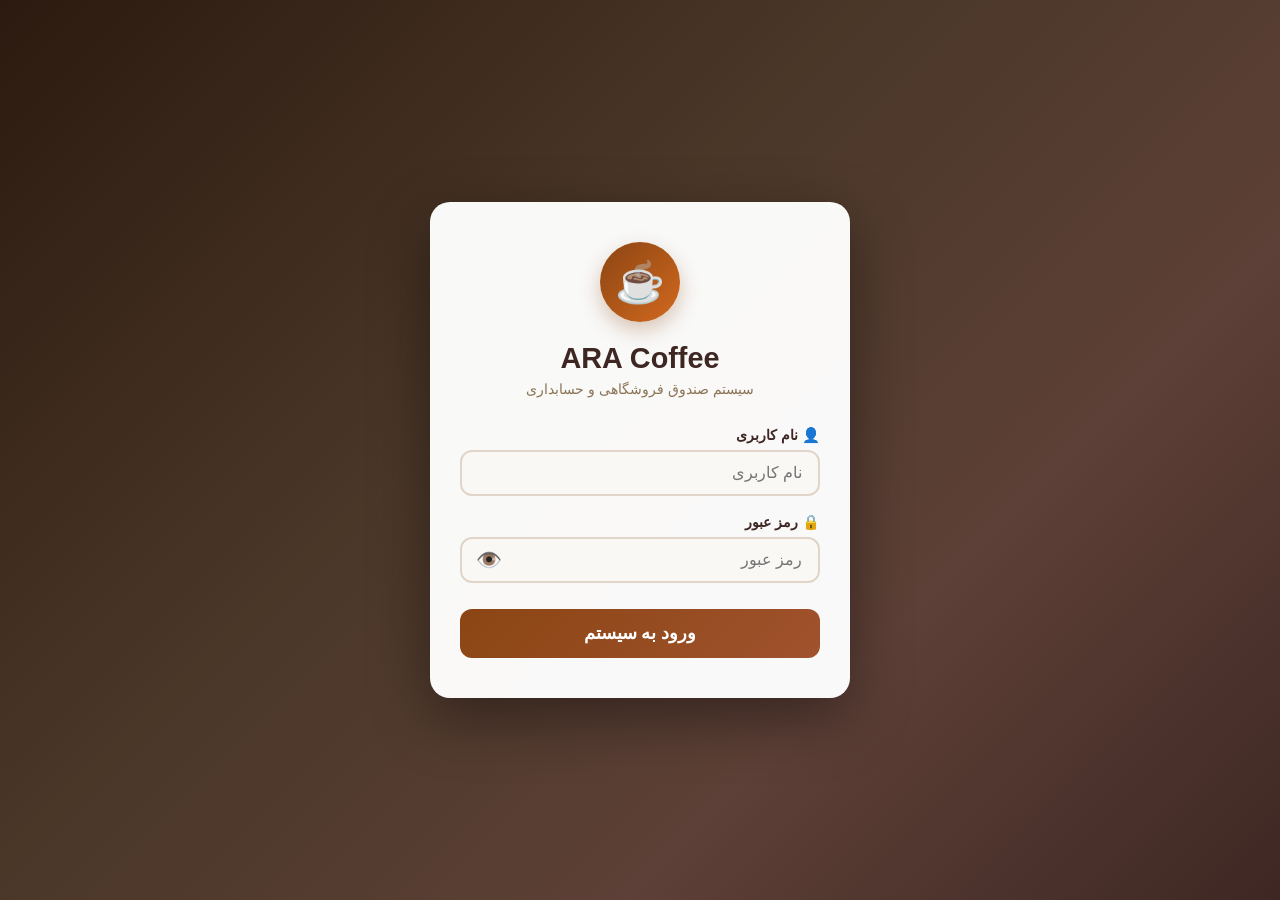
<file: index.html>
<!DOCTYPE html>
<html lang="fa" dir="rtl">
<head>
    <meta charset="UTF-8">
    <meta name="viewport" content="width=device-width, initial-scale=1.0, maximum-scale=1.0, user-scalable=no">
    <meta name="theme-color" content="#8B4513">
    <meta name="description" content="سیستم صندوق فروشگاهی ARA Coffee - مدیریت فروش، محصولات و حسابداری کافه">
    <meta name="keywords" content="کافه, قهوه, صندوق فروشگاهی, POS, حسابداری, مدیریت کافه, ARA Coffee">
    <meta name="author" content="ARA Coffee">
    <meta name="robots" content="noindex, nofollow">
    <title>ARA Coffee ☕ - صندوق فروش</title>
    <link rel="icon" type="image/x-icon" href="./assets/images/favicon.ico">
    <link rel="shortcut icon" type="image/x-icon" href="./assets/images/favicon.ico">
    <link rel="apple-touch-icon" href="./assets/images/icon-192x192.png">
    <link rel="stylesheet" href="./css/style.css">
    <link rel="stylesheet" href="./css/pos.css">
</head>
<body data-page="pos">
    <div class="side-nav-overlay" id="side-nav-overlay"></div>
    <div class="app-container">
        <header class="app-header" role="banner">
            <div class="header-left">
                <button class="icon-btn" id="menu-toggle" aria-label="منوی کناری" title="منو">
                    <svg width="24" height="24" viewBox="0 0 24 24" fill="none" stroke="currentColor" stroke-width="2" aria-hidden="true"><path d="M3 12h18"/><path d="M3 6h18"/><path d="M3 18h18"/></svg>
                </button>
                <div class="logo-section">
                    <img src="./assets/images/logo-placeholder.png" alt="لوگوی ARA Coffee" class="logo-img" width="40" height="40" onerror="this.style.display='none'">
                    <h1 class="cafe-name">ARA Coffee</h1>
                </div>
            </div>
            <div class="header-center">
                <div class="search-box">
                    <svg class="search-icon" width="20" height="20" viewBox="0 0 24 24" fill="none" stroke="currentColor" stroke-width="2" aria-hidden="true"><circle cx="11" cy="11" r="8"/><path d="M21 21l-4.35-4.35"/></svg>
                    <input type="text" id="pos-search" placeholder="جستجوی سریع محصول (F2)..." autocomplete="off" aria-label="جستجوی محصول">
                </div>
            </div>
            <div class="header-right">
                <button class="theme-toggle" id="theme-toggle" title="تغییر حالت روشن/تاریک" type="button" aria-label="تغییر تم"><span class="theme-icon">🌙</span></button>
                <span class="date-time" id="current-datetime" aria-live="polite"></span>
                <div class="user-section"><span class="user-name" id="current-user-display">کاربر</span><div class="user-avatar" id="user-avatar" aria-label="آواتار کاربر">A</div></div>
            </div>
        </header>
        <main class="pos-main" role="main">
            <section class="products-section" aria-label="بخش محصولات">
                <div class="category-tabs-container"><div class="category-tabs" id="category-tabs" role="tablist"></div></div>
                <div class="products-grid" id="product-grid" role="list"></div>
            </section>
            <aside class="cart-section" aria-label="سبد خرید">
                <div class="cart-header"><h2>🛒 سبد خرید</h2><button class="text-btn" id="clear-cart-btn">🗑️ خالی کردن</button></div>
                <div class="cart-items" id="cart-items"><p class="empty-cart">سبد خرید خالی است</p></div>
                <div class="cart-footer">
                    <div class="cart-summary">
                        <div class="summary-row"><span>💰 جمع اقلام:</span><span id="subtotal-amount">۰ تومان</span></div>
                        <div class="summary-row" style="color:#e74c3c"><span>🏷️ تخفیف:</span><span id="discount-amount">۰ تومان</span></div>
                        <div class="summary-row"><span>🧾 مالیات:</span><span id="tax-amount">۰ تومان</span></div>
                        <div class="summary-row total-row"><span>💳 مبلغ قابل پرداخت:</span><span id="total-amount">۰ تومان</span></div>
                    </div>
                    <div class="discount-section">
                        <p class="discount-title">🏷️ اعمال تخفیف</p>
                        <div class="discount-row"><input type="number" id="discount-percent" placeholder="%" min="0" max="100" aria-label="درصد تخفیف"><span>درصد</span><button class="btn-sm btn-discount" id="apply-discount-percent">اعمال</button></div>
                        <div class="discount-row"><input type="number" id="discount-amount-input" placeholder="تومان" min="0" aria-label="مبلغ تخفیف"><span>مبلغ</span><button class="btn-sm btn-discount" id="apply-discount-amount">اعمال</button></div>
                        <button class="btn-sm btn-remove-discount" id="remove-discount">✕ حذف تخفیف</button>
                    </div>
                    <div class="payment-methods">
                        <label class="radio-label"><input type="radio" name="payment-method" value="Cash" checked><span>💵 نقدی</span></label>
                        <label class="radio-label"><input type="radio" name="payment-method" value="Card"><span>💳 کارت</span></label>
                    </div>
                    <button class="btn-primary btn-block" id="checkout-btn">💳 پرداخت و ثبت سفارش (F8)</button>
                </div>
            </aside>
        </main>
        <nav class="side-nav" id="side-nav" aria-label="منوی اصلی">
            <div class="nav-header">
                <img src="./assets/images/logo-placeholder.png" alt="ARA Coffee" class="nav-logo" width="80" height="80" onerror="this.style.display='none'">
                <h3>ARA Coffee ☕</h3>
                <p class="nav-subtitle">سیستم مدیریت کافه</p>
            </div>
            <ul class="nav-links">
    <li><a href="./index.html" class="nav-link active"><span>🛒</span> صندوق فروش</a></li>
    <li class="admin-only"><a href="./orders.html" class="nav-link"><span>📋</span> تاریخچه سفارشات</a></li>
    <li class="admin-only"><a href="./admin.html" class="nav-link"><span>⚙️</span> مدیریت محصولات</a></li>
    <li class="admin-only"><a href="./reports.html" class="nav-link"><span>📊</span> گزارشات</a></li>
    <li class="admin-only"><a href="./settings.html" class="nav-link"><span>🔧</span> تنظیمات</a></li>
    <li><a href="./menu.html" class="nav-link" target="_blank"><span>🍽️</span> منوی کافه</a></li>
            </ul>
            <div class="nav-footer"><p class="version">نسخه 1.0.0</p><button class="btn-logout" id="logout-btn">🚪 خروج</button></div>
        </nav>
    </div>
    <div class="toast-container" id="toast-container" aria-live="polite"></div>
    <script src="./js/github-db.js"></script>
    <script src="./js/models.js"></script>
    <script src="./js/auth.js"></script>
    <script src="./js/ui.js"></script>
    <script src="./js/cart.js"></script>
    <script src="./js/motivational-quotes.js"></script>
    <script src="./js/print.js"></script>
    <script src="./js/app.js"></script>
</body>
</html>
</file>
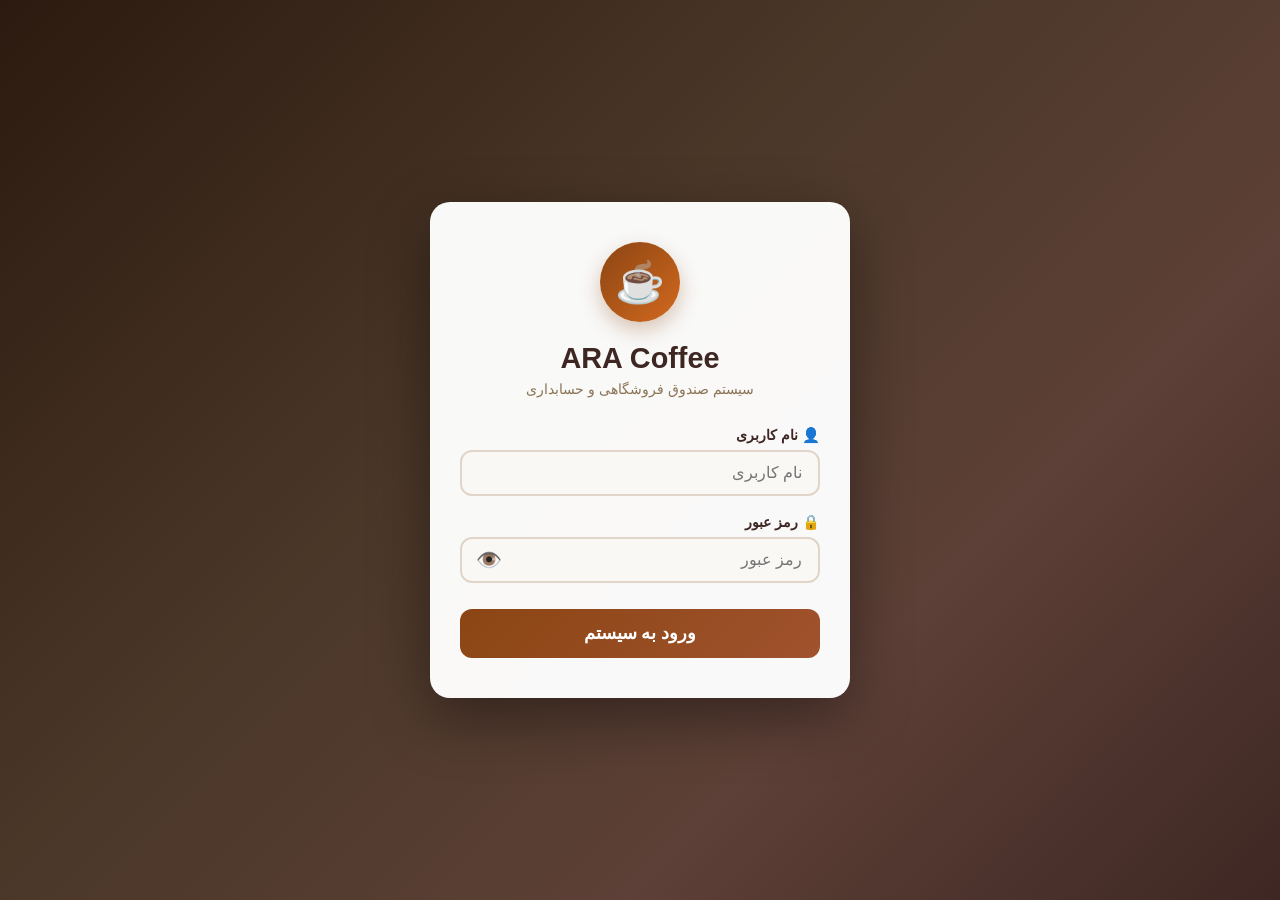
<file: admin.html>
<!DOCTYPE html>
<html lang="fa" dir="rtl">
<head>
    <meta charset="UTF-8">
    <meta name="viewport" content="width=device-width, initial-scale=1.0, maximum-scale=1.0, user-scalable=no">
    <meta name="theme-color" content="#8B4513">
    <meta name="description" content="مدیریت محصولات و دسته‌بندی‌های ARA Coffee">
    <meta name="robots" content="noindex, nofollow">
    <title>ARA Coffee ☕ - مدیریت محصولات</title>
    <link rel="icon" type="image/x-icon" href="./assets/images/favicon.ico">
    <link rel="shortcut icon" type="image/x-icon" href="./assets/images/favicon.ico">
    <link rel="apple-touch-icon" href="./assets/images/icon-192x192.png">
    <link rel="stylesheet" href="./css/style.css">
    <link rel="stylesheet" href="./css/admin.css">
</head>
<body data-page="admin">
    <div class="side-nav-overlay" id="side-nav-overlay"></div>
    <div class="app-container">
        <header class="app-header" role="banner">
            <div class="header-left">
                <button class="icon-btn" id="menu-toggle" aria-label="منوی کناری" title="منو"><svg width="24" height="24" viewBox="0 0 24 24" fill="none" stroke="currentColor" stroke-width="2" aria-hidden="true"><path d="M3 12h18"/><path d="M3 6h18"/><path d="M3 18h18"/></svg></button>
                <div class="logo-section"><img src="./assets/images/logo-placeholder.png" alt="ARA Coffee" class="logo-img" width="40" height="40" onerror="this.style.display='none'"><h1 class="cafe-name">ARA Coffee</h1></div>
            </div>
            <div class="header-center"><span style="font-weight:600;font-size:1.1rem">⚙️ مدیریت محصولات</span></div>
            <div class="header-right">
                <button class="theme-toggle" id="theme-toggle" title="تغییر تم" type="button" aria-label="تغییر تم"><span class="theme-icon">🌙</span></button>
                <div class="user-section"><span class="user-name" id="current-user-display">کاربر</span><div class="user-avatar" id="user-avatar" aria-label="آواتار کاربر">A</div></div>
            </div>
        </header>
        <main class="admin-main">
            <div class="admin-tabs" role="tablist">
                <button class="tab-btn active" data-tab="products" role="tab">📦 محصولات</button>
                <button class="tab-btn" data-tab="categories" role="tab">📂 دسته‌بندی‌ها</button>
                <button class="tab-btn" data-tab="users" role="tab">👤 کاربران</button>
            </div>
            <div class="tab-content active" id="tab-products" role="tabpanel">
                <div class="tab-header"><button class="btn-primary" id="add-product-btn">➕ افزودن محصول جدید</button><input type="text" id="product-search" class="search-input" placeholder="🔍 جستجوی محصول..." aria-label="جستجوی محصول"></div>
                <div class="products-grid-admin" id="products-list"></div>
            </div>
            <div class="tab-content" id="tab-categories" role="tabpanel">
                <div class="tab-header"><button class="btn-primary" id="add-category-btn">➕ افزودن دسته‌بندی</button></div>
                <div class="categories-grid" id="categories-list"></div>
            </div>
            <div class="tab-content" id="tab-users" role="tabpanel">
                <div class="tab-header"><button class="btn-primary" id="add-user-btn">➕ افزودن کاربر</button></div>
                <div class="users-grid" id="users-list"></div>
            </div>
        </main>
        <nav class="side-nav" id="side-nav" aria-label="منوی اصلی">
            <div class="nav-header"><img src="./assets/images/logo-placeholder.png" alt="ARA Coffee" class="nav-logo" width="80" height="80" onerror="this.style.display='none'"><h3>ARA Coffee ☕</h3><p class="nav-subtitle">سیستم مدیریت کافه</p></div>
            <ul class="nav-links">
    <li><a href="./index.html" class="nav-link"><span>🛒</span> صندوق فروش</a></li>
    <li class="admin-only"><a href="./orders.html" class="nav-link"><span>📋</span> تاریخچه سفارشات</a></li>
    <li class="admin-only"><a href="./admin.html" class="nav-link active"><span>⚙️</span> مدیریت محصولات</a></li>
    <li class="admin-only"><a href="./reports.html" class="nav-link"><span>📊</span> گزارشات</a></li>
    <li class="admin-only"><a href="./settings.html" class="nav-link"><span>🔧</span> تنظیمات</a></li>
    <li><a href="./menu.html" class="nav-link" target="_blank"><span>🍽️</span> منوی کافه</a></li>
            </ul>
            <div class="nav-footer"><p class="version">نسخه 1.0.0</p><button class="btn-logout" id="logout-btn">🚪 خروج</button></div>
        </nav>
    </div>
    <div class="modal-overlay" id="product-modal">
        <div class="modal-box">
            <button class="modal-close" id="modal-close" aria-label="بستن">✕</button>
            <h2 class="modal-title" id="modal-title">افزودن محصول جدید</h2>
            <form id="product-form" autocomplete="off">
                <input type="hidden" id="product-id">
                <div class="form-row"><label for="product-name">📝 نام محصول *</label><input type="text" id="product-name" class="form-input" required></div>
                <div class="form-row"><label for="product-category">📂 دسته‌بندی *</label><select id="product-category" class="form-input" required><option value="">انتخاب کنید...</option></select></div>
                <div class="form-row"><label for="product-price">💰 قیمت (تومان) *</label><input type="number" id="product-price" class="form-input" min="0" required></div>
                <div class="form-row"><label for="product-description">📋 توضیحات</label><textarea id="product-description" class="form-input" rows="3"></textarea></div>
                <div class="form-row"><label for="product-image">🖼️ تصویر</label><input type="file" id="product-image" class="form-input" accept="image/*"><img id="image-preview" class="image-preview" alt="پیش‌نمایش"></div>
                <div class="form-row"><label class="checkbox-label"><input type="checkbox" id="product-active" checked><span>✅ محصول فعال باشد</span></label></div>
                <button type="submit" class="btn-primary btn-block">💾 ذخیره محصول</button>
            </form>
        </div>
    </div>
    <div class="modal-overlay" id="user-modal">
        <div class="modal-box">
            <button class="modal-close" id="user-modal-close" aria-label="بستن">✕</button>
            <h2 class="modal-title" id="user-modal-title">افزودن کاربر جدید</h2>
            <form id="user-form" autocomplete="off">
                <input type="hidden" id="user-id">
                <div class="form-row"><label for="user-username">👤 نام کاربری *</label><input type="text" id="user-username" class="form-input" required></div>
                <div class="form-row"><label for="user-password">🔒 رمز عبور *</label><input type="password" id="user-password" class="form-input" minlength="4" required></div>
                <div class="form-row"><label for="user-role">🎯 نقش کاربر</label><select id="user-role" class="form-input"><option value="cashier">صندوق‌دار</option><option value="admin">مدیر</option></select></div>
                <button type="submit" class="btn-primary btn-block">💾 ذخیره کاربر</button>
            </form>
        </div>
    </div>
    <div class="toast-container" id="toast-container" aria-live="polite"></div>
    <script src="./js/github-db.js"></script>
    <script src="./js/models.js"></script>
    <script src="./js/auth.js"></script>
    <script src="./js/ui.js"></script>
    <script src="./js/products.js"></script>
    <script src="./js/app.js"></script>
</body>
</html>
</file>
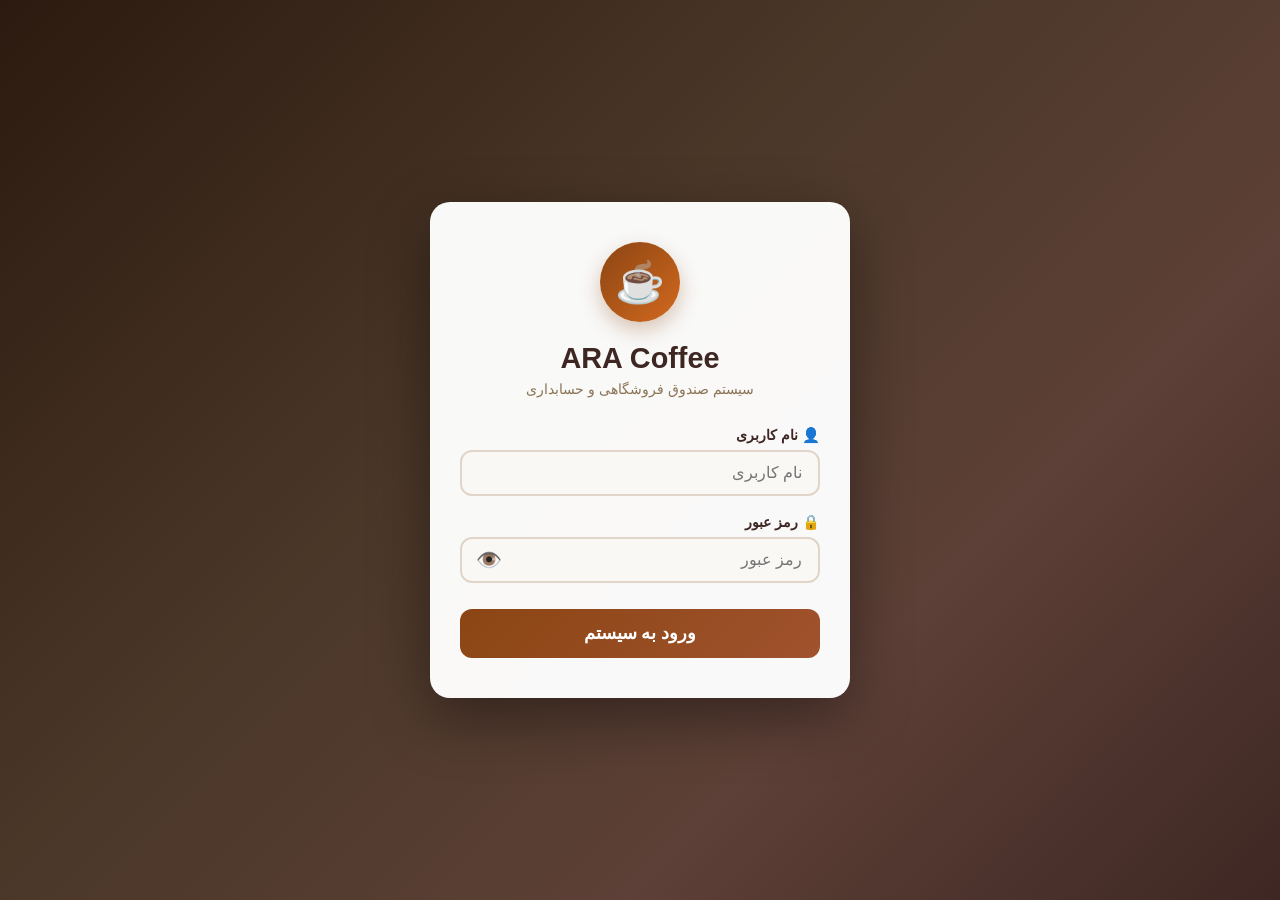
<file: login.html>
<!DOCTYPE html>
<html lang="fa" dir="rtl">
<head>
    <meta charset="UTF-8">
    <meta name="viewport" content="width=device-width, initial-scale=1.0">
    <meta name="theme-color" content="#8B4513">
    <meta name="description" content="ورود به سیستم مدیریت ARA Coffee">
    <meta name="robots" content="noindex, nofollow">
    <title>ARA Coffee ☕ - ورود</title>
    
    <link rel="icon" type="image/x-icon" href="./assets/images/favicon.ico">
    <link rel="shortcut icon" type="image/x-icon" href="./assets/images/favicon.ico">
    <link rel="apple-touch-icon" href="./assets/images/icon-192x192.png">
    
    <style>
        * { margin: 0; padding: 0; box-sizing: border-box; }
        
        body {
            font-family: 'Segoe UI', 'Inter', Tahoma, sans-serif;
            min-height: 100vh;
            display: flex;
            align-items: center;
            justify-content: center;
            background: linear-gradient(135deg, #2c1a10 0%, #4a3728 40%, #5D4037 70%, #3E2723 100%);
            padding: 20px;
            direction: rtl;
        }

        .login-wrapper { width: 100%; max-width: 420px; }

        .login-card {
            background: rgba(255, 255, 255, 0.97);
            border-radius: 20px;
            padding: 40px 30px;
            box-shadow: 0 20px 60px rgba(0, 0, 0, 0.4);
            text-align: center;
        }

        .login-logo {
            width: 80px; height: 80px;
            background: linear-gradient(135deg, #8B4513, #D2691E);
            border-radius: 50%; margin: 0 auto 20px;
            display: flex; align-items: center; justify-content: center;
            font-size: 2.5rem; color: #fff;
            box-shadow: 0 8px 20px rgba(139, 69, 19, 0.3);
        }

        .login-title { font-size: 1.8rem; font-weight: 700; color: #3E2723; margin-bottom: 6px; }
        .login-subtitle { color: #8B7355; font-size: 0.9rem; margin-bottom: 30px; }

        .form-group { margin-bottom: 18px; text-align: right; }
        .form-group label { display: block; margin-bottom: 6px; color: #3E2723; font-weight: 600; font-size: 0.9rem; }

        .form-input {
            width: 100%; padding: 12px 16px;
            border: 2px solid #e0d5c8; border-radius: 12px;
            font-size: 1rem; font-family: inherit;
            transition: all 0.3s ease; background: #faf8f5;
            color: #3E2723; outline: none;
        }

        .form-input:focus {
            border-color: #8B4513; background: #fff;
            box-shadow: 0 0 0 4px rgba(139, 69, 19, 0.1);
        }

        /* ==================== PASSWORD FIELD WITH EYE ==================== */
        .password-wrapper {
            position: relative;
            display: flex;
            align-items: center;
        }

        .password-wrapper .form-input {
            padding-left: 50px;
        }

        .toggle-password {
            position: absolute;
            left: 4px;
            top: 50%;
            transform: translateY(-50%);
            background: none;
            border: none;
            cursor: pointer;
            font-size: 1.3rem;
            padding: 8px 12px;
            color: #8B7355;
            transition: all 0.2s ease;
            display: flex;
            align-items: center;
            justify-content: center;
            border-radius: 8px;
            z-index: 2;
        }

        .toggle-password:hover {
            color: #8B4513;
            background: rgba(139, 69, 19, 0.05);
        }

        .toggle-password:active {
            transform: translateY(-50%) scale(0.9);
        }

        .btn-login {
            width: 100%; padding: 14px;
            background: linear-gradient(135deg, #8B4513, #A0522D);
            color: #fff; border: none; border-radius: 12px;
            font-size: 1.1rem; font-weight: 700; cursor: pointer;
            font-family: inherit; transition: all 0.3s ease; margin-top: 8px;
        }

        .btn-login:hover {
            background: linear-gradient(135deg, #6B3410, #8B4513);
            transform: translateY(-2px);
            box-shadow: 0 8px 25px rgba(139, 69, 19, 0.4);
        }

        .btn-login:disabled { opacity: 0.7; cursor: not-allowed; transform: none; }

        .login-error {
            color: #e74c3c; font-size: 0.85rem; margin-top: 12px;
            display: none; text-align: center; padding: 8px;
            background: rgba(231, 76, 60, 0.08); border-radius: 8px;
        }

        @keyframes shake {
            0%,100%{transform:translateX(0)} 20%{transform:translateX(-8px)} 
            40%{transform:translateX(8px)} 60%{transform:translateX(-6px)} 
            80%{transform:translateX(6px)}
        }

        @media (max-width: 480px) {
            .login-card { padding: 30px 20px; border-radius: 16px; }
            .login-logo { width: 60px; height: 60px; font-size: 2rem; }
            .login-title { font-size: 1.5rem; }
            .form-input { padding: 10px 14px; }
            .password-wrapper .form-input { padding-left: 45px; }
            .btn-login { padding: 12px; font-size: 1rem; }
        }
    </style>
</head>
<body data-page="login">

    <div class="login-wrapper">
        <div class="login-card">
            <div class="login-logo" aria-hidden="true">☕</div>
            <h1 class="login-title">ARA Coffee</h1>
            <p class="login-subtitle">سیستم صندوق فروشگاهی و حسابداری</p>
            
            <form id="login-form" autocomplete="off">
                <!-- نام کاربری -->
                <div class="form-group">
                    <label for="username">👤 نام کاربری</label>
                    <input type="text" id="username" class="form-input" 
                           placeholder="نام کاربری" required autocomplete="off" dir="rtl">
                </div>
                
                <!-- رمز عبور با دکمه چشم -->
                <div class="form-group">
                    <label for="password">🔒 رمز عبور</label>
                    <div class="password-wrapper">
                        <input type="password" id="password" class="form-input" 
                               placeholder="رمز عبور" required autocomplete="off" dir="rtl">
                        <button type="button" class="toggle-password" id="toggle-password" 
                                aria-label="نمایش رمز عبور" title="نمایش رمز عبور">
                            👁️
                        </button>
                    </div>
                </div>
                
                <button type="submit" class="btn-login">ورود به سیستم</button>
                
                <p class="login-error" id="login-error"></p>
            </form>
        </div>
    </div>

    <div class="toast-container" id="toast-container" aria-live="polite"></div>

    <!-- ==================== SCRIPTS ==================== -->
    <script>
        // ==================== TOGGLE PASSWORD VISIBILITY ====================
        (function() {
            const toggleBtn = document.getElementById('toggle-password');
            const passwordInput = document.getElementById('password');
            
            if (toggleBtn && passwordInput) {
                toggleBtn.addEventListener('click', function() {
                    // تغییر نوع input
                    const type = passwordInput.getAttribute('type') === 'password' ? 'text' : 'password';
                    passwordInput.setAttribute('type', type);
                    
                    // تغییر آیکون
                    if (type === 'text') {
                        toggleBtn.innerHTML = '🙈';
                        toggleBtn.title = 'مخفی کردن رمز عبور';
                    } else {
                        toggleBtn.innerHTML = '👁️';
                        toggleBtn.title = 'نمایش رمز عبور';
                    }
                });
                
                // جلوگیری از submit فرم با کلیک روی دکمه
                toggleBtn.addEventListener('mousedown', function(e) {
                    e.preventDefault();
                });
            }
        })();
    </script>
    
    <script src="./js/github-db.js"></script>
    <script src="./js/auth.js"></script>
    <script src="./js/ui.js"></script>
    <script src="./js/app.js"></script>
</body>
</html>
</file>
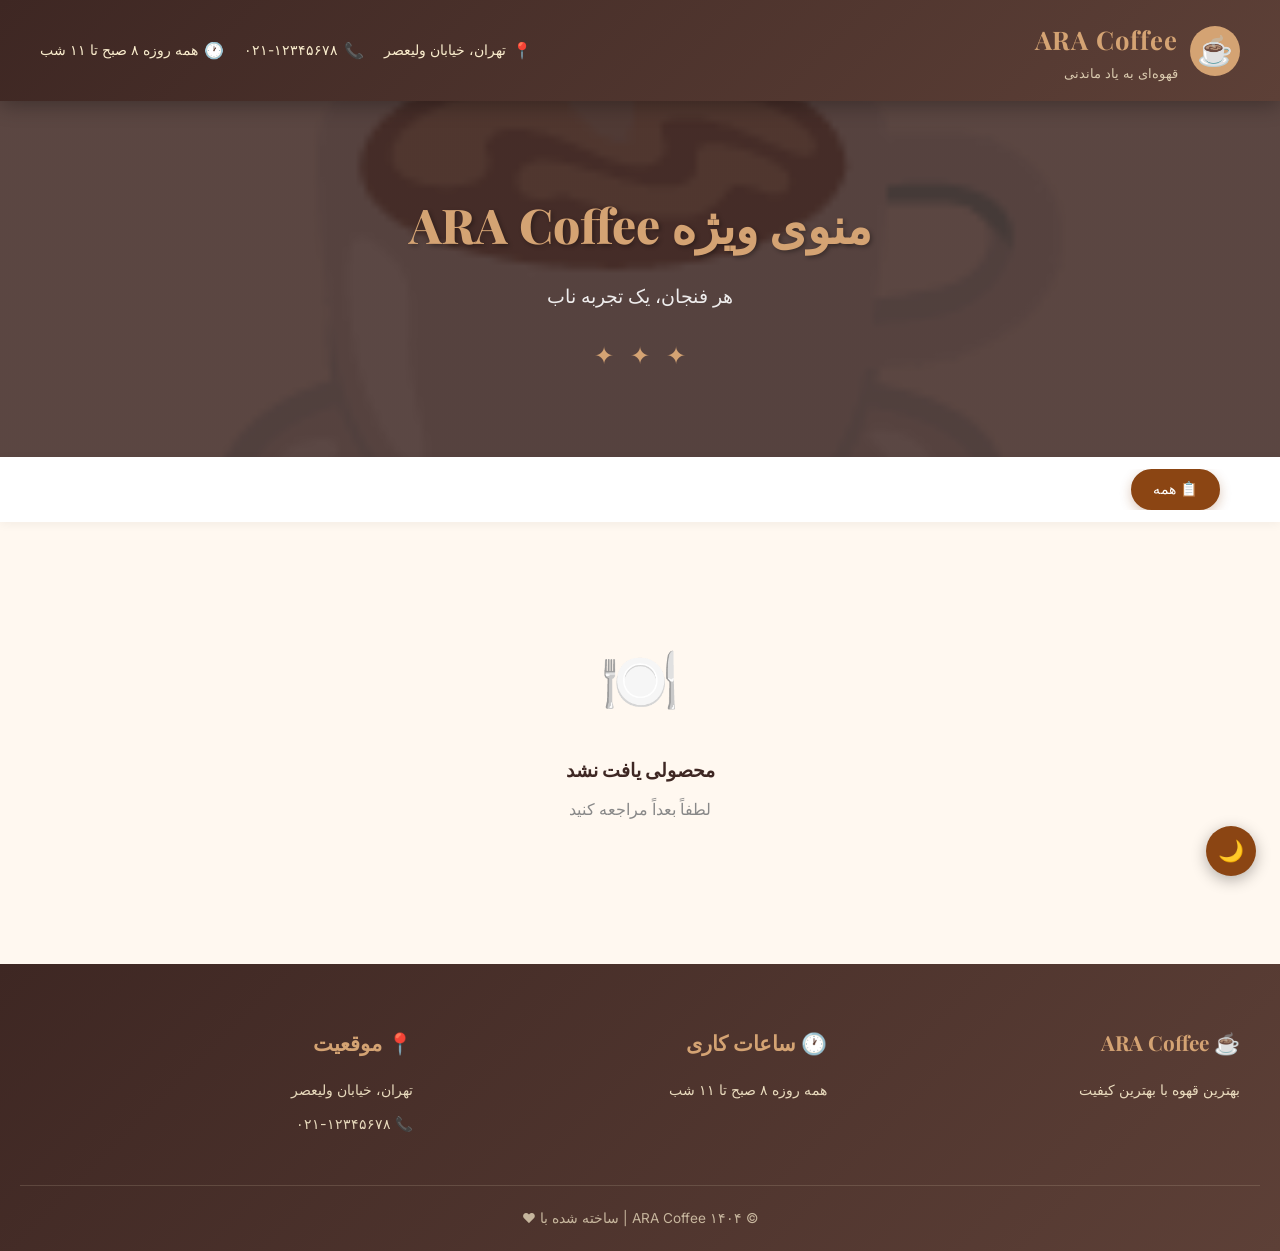
<file: menu.html>
<!DOCTYPE html>
<html lang="fa" dir="rtl">
<head>
    <meta charset="UTF-8">
    <meta name="viewport" content="width=device-width, initial-scale=1.0">
    <meta name="theme-color" content="#8B4513">
    <meta name="description" content="منوی کافه ARA Coffee - انواع نوشیدنی‌های گرم، سرد و چای">
    <meta name="keywords" content="منوی کافه, قهوه, اسپرسو, لاته, کاپوچینو, چای, ARA Coffee">
    <title>🍽️ منوی ARA Coffee</title>
    <link rel="icon" type="image/x-icon" href="./assets/images/favicon.ico">
    <link rel="shortcut icon" type="image/x-icon" href="./assets/images/favicon.ico">
    <link rel="apple-touch-icon" href="./assets/images/icon-192x192.png">
    <link rel="stylesheet" href="./css/style.css">
    <link rel="stylesheet" href="./css/menu.css">
</head>
<body data-page="menu">
    <header class="menu-header">
        <div class="menu-header-content">
            <div class="menu-logo-section"><div class="menu-logo" aria-hidden="true">☕</div><div><h1 class="menu-title">ARA Coffee</h1><p class="menu-subtitle">قهوه‌ای به یاد ماندنی</p></div></div>
            <div class="menu-header-info">
                <div class="menu-info-item"><span class="info-icon">📍</span><span id="menu-address">تهران، خیابان ولیعصر</span></div>
                <div class="menu-info-item"><span class="info-icon">📞</span><span id="menu-phone">۰۲۱-۱۲۳۴۵۶۷۸</span></div>
                <div class="menu-info-item"><span class="info-icon">🕐</span><span>همه روزه ۸ صبح تا ۱۱ شب</span></div>
            </div>
        </div>
        <button class="menu-theme-toggle" id="menu-theme-toggle" title="تغییر تم" type="button" aria-label="تغییر تم"><span class="theme-icon">🌙</span></button>
    </header>
    <section class="menu-hero">
        <div class="menu-hero-content"><h2 class="hero-title">منوی ویژه ARA Coffee</h2><p class="hero-text">هر فنجان، یک تجربه ناب</p><div class="hero-divider"><span>✦</span><span>✦</span><span>✦</span></div></div>
    </section>
    <section class="menu-categories"><div class="categories-scroll" id="menu-categories"></div></section>
    <section class="menu-products-section"><div class="menu-products-grid" id="menu-products"></div></section>
    <footer class="menu-footer">
        <div class="footer-content">
            <div class="footer-section"><h3>☕ ARA Coffee</h3><p>بهترین قهوه با بهترین کیفیت</p></div>
            <div class="footer-section"><h3>🕐 ساعات کاری</h3><p>همه روزه ۸ صبح تا ۱۱ شب</p></div>
            <div class="footer-section"><h3>📍 موقعیت</h3><p id="footer-address">تهران، خیابان ولیعصر</p><p id="footer-phone">📞 ۰۲۱-۱۲۳۴۵۶۷۸</p></div>
        </div>
        <div class="footer-bottom"><p>© ۱۴۰۴ ARA Coffee | ساخته شده با ❤️</p></div>
    </footer>
    <script src="./js/github-db.js"></script>
    <script src="./js/ui.js"></script>
    <script src="./js/menu.js"></script>
</body>
</html>
</file>
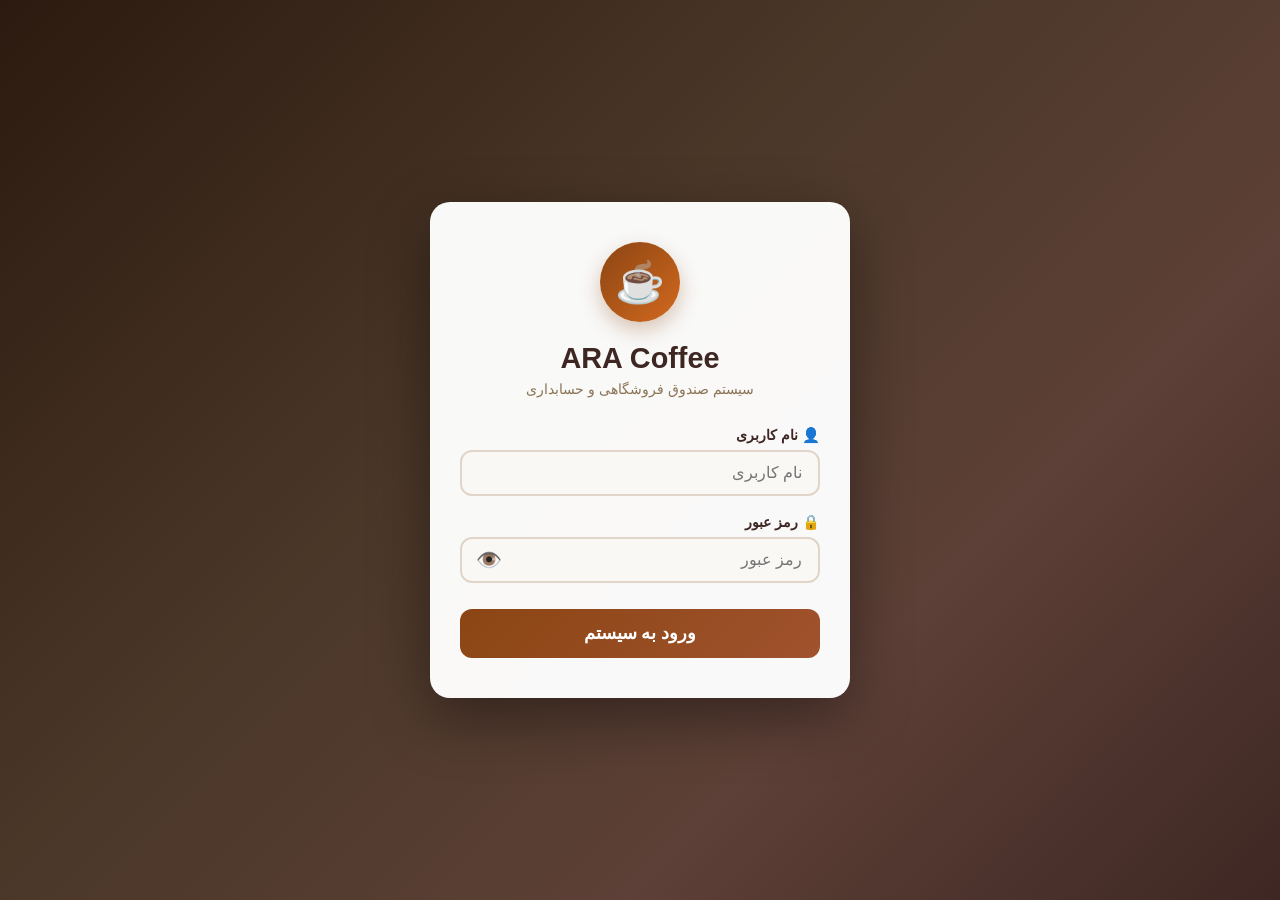
<file: orders.html>
<!DOCTYPE html>
<html lang="fa" dir="rtl">
<head>
    <meta charset="UTF-8">
    <meta name="viewport" content="width=device-width, initial-scale=1.0, maximum-scale=1.0, user-scalable=no">
    <meta name="theme-color" content="#8B4513">
    <meta name="description" content="تاریخچه سفارشات و فاکتورهای ARA Coffee">
    <meta name="robots" content="noindex, nofollow">
    <title>ARA Coffee ☕ - تاریخچه سفارشات</title>
    <link rel="icon" type="image/x-icon" href="./assets/images/favicon.ico">
    <link rel="shortcut icon" type="image/x-icon" href="./assets/images/favicon.ico">
    <link rel="apple-touch-icon" href="./assets/images/icon-192x192.png">
    <link rel="stylesheet" href="./css/style.css">
    <link rel="stylesheet" href="./css/orders.css">
</head>
<body data-page="orders">
    <div class="side-nav-overlay" id="side-nav-overlay"></div>
    <div class="app-container">
        <header class="app-header" role="banner">
            <div class="header-left">
                <button class="icon-btn" id="menu-toggle" aria-label="منوی کناری" title="منو"><svg width="24" height="24" viewBox="0 0 24 24" fill="none" stroke="currentColor" stroke-width="2" aria-hidden="true"><path d="M3 12h18"/><path d="M3 6h18"/><path d="M3 18h18"/></svg></button>
                <div class="logo-section"><img src="./assets/images/logo-placeholder.png" alt="ARA Coffee" class="logo-img" width="40" height="40" onerror="this.style.display='none'"><h1 class="cafe-name">ARA Coffee</h1></div>
            </div>
            <div class="header-center"><span style="font-weight:600;font-size:1.1rem">📋 تاریخچه سفارشات</span></div>
            <div class="header-right">
                <button class="theme-toggle" id="theme-toggle" title="تغییر تم" type="button" aria-label="تغییر تم"><span class="theme-icon">🌙</span></button>
                <div class="user-section"><span class="user-name" id="current-user-display">کاربر</span><div class="user-avatar" id="user-avatar" aria-label="آواتار کاربر">A</div></div>
            </div>
        </header>
        <main class="orders-container">
            <div class="orders-stats" id="orders-stats">
                <div class="stat-card"><h3>تعداد سفارشات</h3><p class="stat-value" id="stat-count">-</p></div>
                <div class="stat-card"><h3>فروش کل</h3><p class="stat-value" id="stat-total">-</p></div>
                <div class="stat-card"><h3>میانگین فاکتور</h3><p class="stat-value" id="stat-avg">-</p></div>
            </div>
            <div class="filter-row">
                <input type="date" id="filter-start" class="filter-input" title="از تاریخ"><span>تا</span>
                <input type="date" id="filter-end" class="filter-input" title="تا تاریخ">
                <input type="text" id="filter-search" class="filter-input" placeholder="🔍 جستجوی فاکتور..." aria-label="جستجوی فاکتور">
                <button class="btn-primary" id="btn-filter">اعمال</button>
                <button class="btn-secondary" id="btn-clear">پاک کردن</button>
            </div>
            <div class="orders-list" id="orders-list"></div>
        </main>
        <nav class="side-nav" id="side-nav" aria-label="منوی اصلی">
            <div class="nav-header"><img src="./assets/images/logo-placeholder.png" alt="ARA Coffee" class="nav-logo" width="80" height="80" onerror="this.style.display='none'"><h3>ARA Coffee ☕</h3><p class="nav-subtitle">سیستم مدیریت کافه</p></div>
            <ul class="nav-links">
    <li><a href="./index.html" class="nav-link"><span>🛒</span> صندوق فروش</a></li>
    <li class="admin-only"><a href="./orders.html" class="nav-link active"><span>📋</span> تاریخچه سفارشات</a></li>
    <li class="admin-only"><a href="./admin.html" class="nav-link"><span>⚙️</span> مدیریت محصولات</a></li>
    <li class="admin-only"><a href="./reports.html" class="nav-link"><span>📊</span> گزارشات</a></li>
    <li class="admin-only"><a href="./settings.html" class="nav-link"><span>🔧</span> تنظیمات</a></li>
    <li><a href="./menu.html" class="nav-link" target="_blank"><span>🍽️</span> منوی کافه</a></li>
            </ul>
            <div class="nav-footer"><p class="version">نسخه 1.0.0</p><button class="btn-logout" id="logout-btn">🚪 خروج</button></div>
        </nav>
    </div>
    <div class="toast-container" id="toast-container" aria-live="polite"></div>
    <script src="./js/github-db.js"></script>
    <script src="./js/models.js"></script>
    <script src="./js/auth.js"></script>
    <script src="./js/ui.js"></script>
    <script src="./js/print.js"></script>
    <script src="./js/orders.js"></script>
    <script src="./js/app.js"></script>
</body>
</html>
</file>
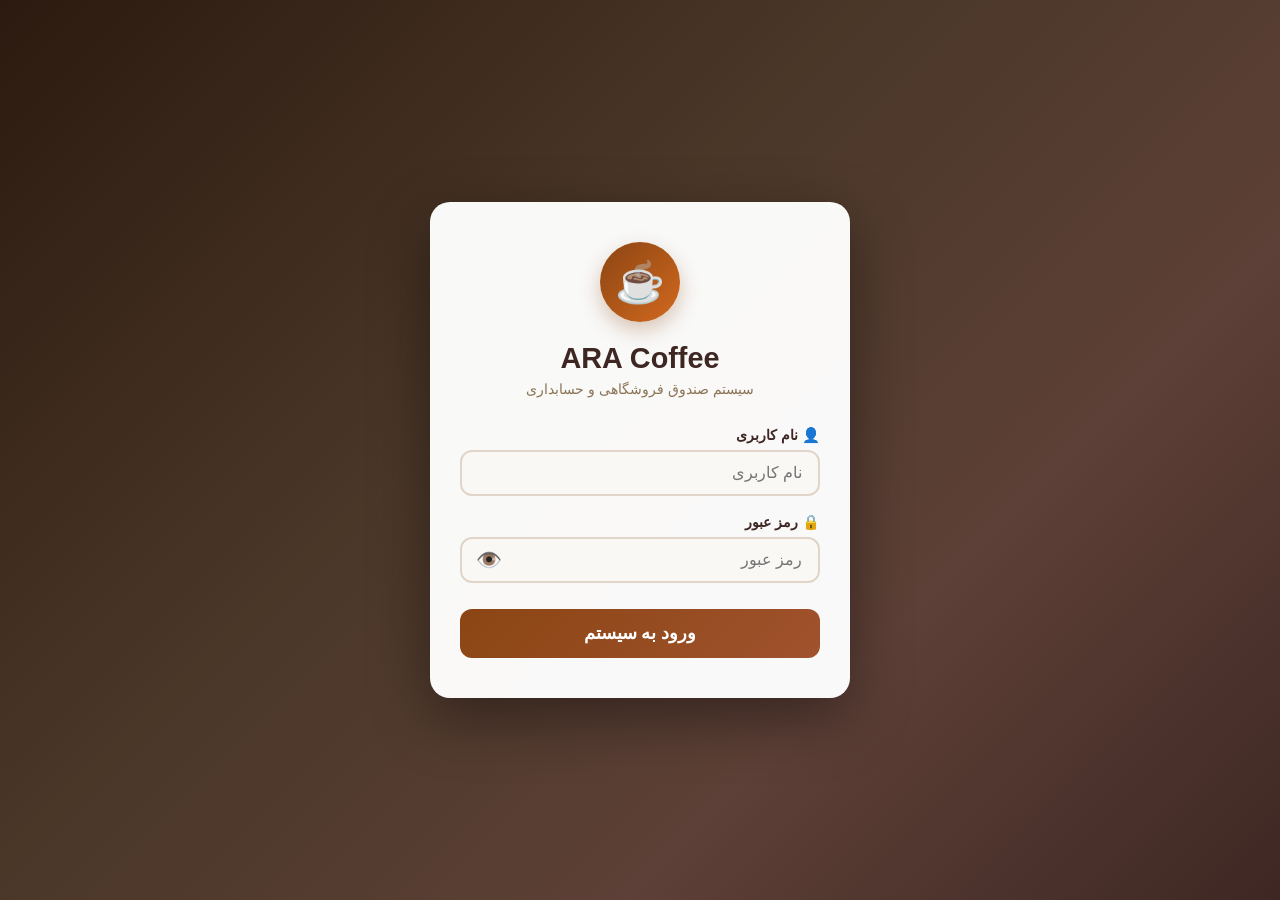
<file: reports.html>
<!DOCTYPE html>
<html lang="fa" dir="rtl">
<head>
    <meta charset="UTF-8">
    <meta name="viewport" content="width=device-width, initial-scale=1.0, maximum-scale=1.0, user-scalable=no">
    <meta name="theme-color" content="#8B4513">
    <meta name="description" content="گزارشات مالی و فروش ARA Coffee">
    <meta name="robots" content="noindex, nofollow">
    <title>ARA Coffee ☕ - گزارشات</title>
    <link rel="icon" type="image/x-icon" href="./assets/images/favicon.ico">
    <link rel="shortcut icon" type="image/x-icon" href="./assets/images/favicon.ico">
    <link rel="apple-touch-icon" href="./assets/images/icon-192x192.png">
    <link rel="stylesheet" href="./css/style.css">
    <link rel="stylesheet" href="./css/reports.css">
</head>
<body data-page="reports">
    <div class="side-nav-overlay" id="side-nav-overlay"></div>
    <div class="app-container">
        <header class="app-header" role="banner">
            <div class="header-left">
                <button class="icon-btn" id="menu-toggle" aria-label="منوی کناری" title="منو"><svg width="24" height="24" viewBox="0 0 24 24" fill="none" stroke="currentColor" stroke-width="2" aria-hidden="true"><path d="M3 12h18"/><path d="M3 6h18"/><path d="M3 18h18"/></svg></button>
                <div class="logo-section"><img src="./assets/images/logo-placeholder.png" alt="ARA Coffee" class="logo-img" width="40" height="40" onerror="this.style.display='none'"><h1 class="cafe-name">ARA Coffee</h1></div>
            </div>
            <div class="header-center"><span style="font-weight:600;font-size:1.1rem">📊 گزارشات و داشبورد</span></div>
            <div class="header-right">
                <button class="theme-toggle" id="theme-toggle" title="تغییر تم" type="button" aria-label="تغییر تم"><span class="theme-icon">🌙</span></button>
                <div class="user-section"><span class="user-name" id="current-user-display">کاربر</span><div class="user-avatar" id="user-avatar" aria-label="آواتار کاربر">A</div></div>
            </div>
        </header>
        <main class="reports-container">
            <div class="export-row"><button class="btn-primary" id="btn-export-excel">📥 خروجی Excel</button><button class="btn-secondary" id="btn-print-report">🖨️ چاپ گزارش</button></div>
            <div class="stats-grid">
                <div class="stat-card"><div class="stat-icon">📅</div><h3>فروش امروز</h3><p class="stat-value" id="today-sales">-</p></div>
                <div class="stat-card"><div class="stat-icon">📆</div><h3>فروش این هفته</h3><p class="stat-value" id="week-sales">-</p></div>
                <div class="stat-card"><div class="stat-icon">📊</div><h3>فروش این ماه</h3><p class="stat-value" id="month-sales">-</p></div>
                <div class="stat-card"><div class="stat-icon">📋</div><h3>تعداد فاکتورها</h3><p class="stat-value" id="total-orders">-</p></div>
            </div>
            <div class="charts-grid">
                <div class="chart-box"><h3>📈 فروش هفتگی</h3><canvas id="chart-weekly"></canvas></div>
                <div class="chart-box"><h3>📊 فروش ماهانه</h3><canvas id="chart-monthly"></canvas></div>
                <div class="chart-box"><h3>🏆 محصولات پرفروش</h3><canvas id="chart-products"></canvas></div>
            </div>
        </main>
        <nav class="side-nav" id="side-nav" aria-label="منوی اصلی">
            <div class="nav-header"><img src="./assets/images/logo-placeholder.png" alt="ARA Coffee" class="nav-logo" width="80" height="80" onerror="this.style.display='none'"><h3>ARA Coffee ☕</h3><p class="nav-subtitle">سیستم مدیریت کافه</p></div>
            <ul class="nav-links">
    <li><a href="./index.html" class="nav-link"><span>🛒</span> صندوق فروش</a></li>
    <li class="admin-only"><a href="./orders.html" class="nav-link"><span>📋</span> تاریخچه سفارشات</a></li>
    <li class="admin-only"><a href="./admin.html" class="nav-link"><span>⚙️</span> مدیریت محصولات</a></li>
    <li class="admin-only"><a href="./reports.html" class="nav-link active"><span>📊</span> گزارشات</a></li>
    <li class="admin-only"><a href="./settings.html" class="nav-link"><span>🔧</span> تنظیمات</a></li>
    <li><a href="./menu.html" class="nav-link" target="_blank"><span>🍽️</span> منوی کافه</a></li>
            </ul>
            <div class="nav-footer"><p class="version">نسخه 1.0.0</p><button class="btn-logout" id="logout-btn">🚪 خروج</button></div>
        </nav>
    </div>
    <div class="toast-container" id="toast-container" aria-live="polite"></div>
    <script src="./js/github-db.js"></script>
    <script src="./js/models.js"></script>
    <script src="./js/auth.js"></script>
    <script src="./js/ui.js"></script>
    <script src="./js/backup.js"></script>
    <script src="./js/reports.js"></script>
    <script src="./js/app.js"></script>
</body>
</html>
</file>
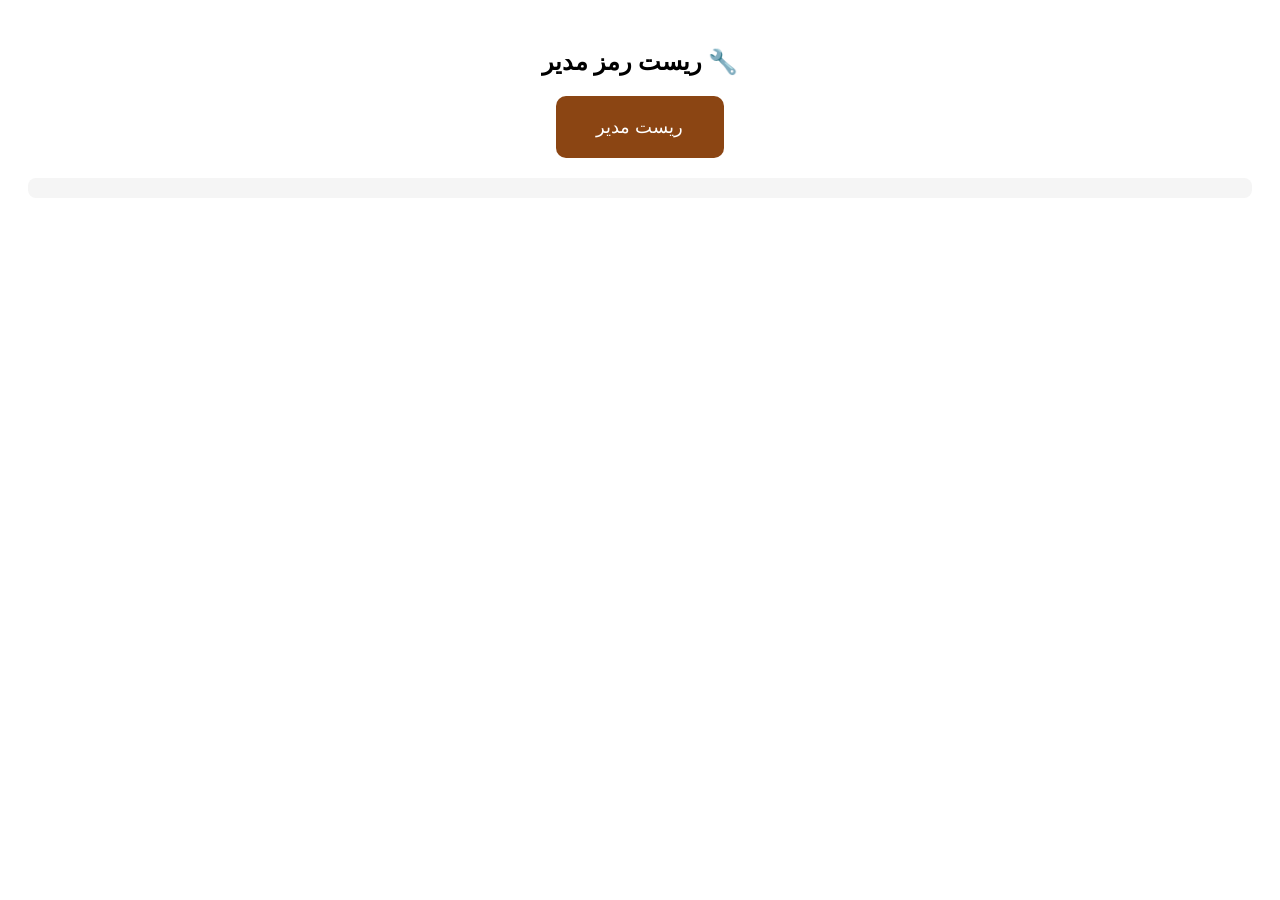
<file: reset.html>
<!DOCTYPE html>
<html>
<head><meta charset="UTF-8"><title>Reset Admin</title></head>
<body style="font-family:Tahoma;padding:20px;text-align:center;direction:rtl;">
    <h2>🔧 ریست رمز مدیر</h2>
    <button onclick="resetAdmin()" style="padding:20px 40px;font-size:18px;background:#8B4513;color:#fff;border:none;border-radius:10px;cursor:pointer;">ریست مدیر</button>
    <div id="result" style="margin-top:20px;padding:10px;background:#f5f5f5;border-radius:8px;"></div>
    <script>
        async function resetAdmin() {
            const encoder = new TextEncoder();
            const data = encoder.encode('admin123' + 'ARA_Coffee_Salt_2026');
            const hashBuffer = await crypto.subtle.digest('SHA-256', data);
            const hashArray = Array.from(new Uint8Array(hashBuffer));
            const hash = hashArray.map(b => b.toString(16).padStart(2, '0')).join('');
            
            let users = JSON.parse(localStorage.getItem('ara_users') || '[]');
            const adminIndex = users.findIndex(u => u.role === 'admin');
            
            if (adminIndex >= 0) {
                users[adminIndex].passwordHash = hash;
            } else {
                users.push({ id: 'user-admin-default', username: 'admin', passwordHash: hash, role: 'admin', isActive: true, createdAt: new Date().toISOString() });
            }
            
            localStorage.setItem('ara_users', JSON.stringify(users));
            localStorage.removeItem('ara_session');
            
            document.getElementById('result').innerHTML = `
                <p style="color:green;font-weight:bold;">✅ مدیر ریست شد!</p>
                <p><strong>Username:</strong> admin</p>
                <p><strong>Password:</strong> admin123</p>
                <p><a href="./login.html" style="color:#8B4513;">برو به صفحه ورود</a></p>
            `;
        }
    </script>
</body>
</html>
</file>
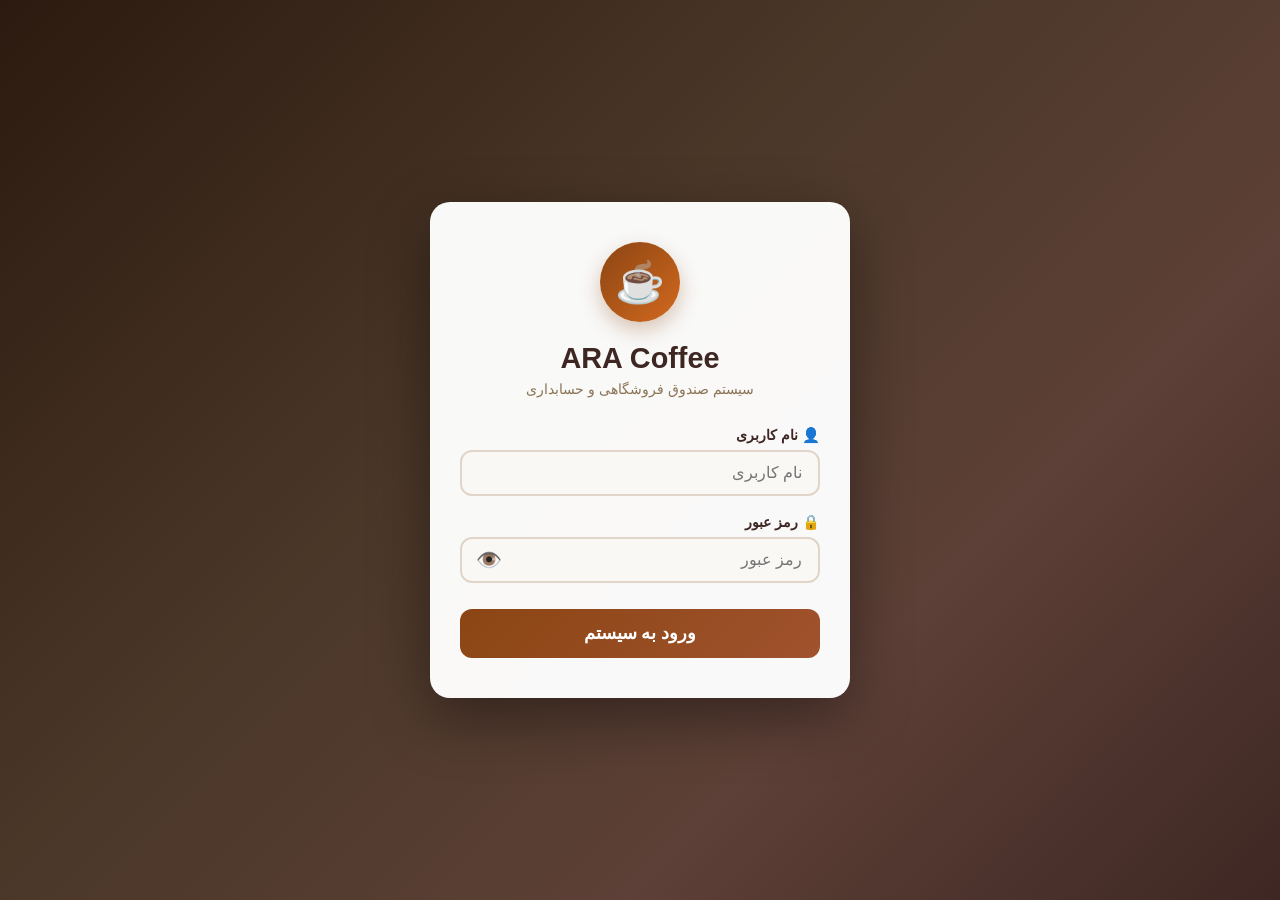
<file: settings.html>
<!DOCTYPE html>
<html lang="fa" dir="rtl">
<head>
    <meta charset="UTF-8">
    <meta name="viewport" content="width=device-width, initial-scale=1.0, maximum-scale=1.0, user-scalable=no">
    <meta name="theme-color" content="#8B4513">
    <meta name="description" content="تنظیمات کافه ARA Coffee - مدیریت دسترسی‌ها، کاربران و اطلاعات کافه">
    <meta name="robots" content="noindex, nofollow">
    <title>ARA Coffee ☕ - تنظیمات</title>
    <link rel="icon" type="image/x-icon" href="./assets/images/favicon.ico">
    <link rel="shortcut icon" type="image/x-icon" href="./assets/images/favicon.ico">
    <link rel="apple-touch-icon" href="./assets/images/icon-192x192.png">
    <link rel="stylesheet" href="./css/style.css">
    <link rel="stylesheet" href="./css/settings.css">
</head>
<body data-page="settings">
    <div class="side-nav-overlay" id="side-nav-overlay"></div>
    <div class="app-container">
        
        <!-- ==================== HEADER ==================== -->
        <header class="app-header" role="banner">
            <div class="header-left">
                <button class="icon-btn" id="menu-toggle" aria-label="منوی کناری" title="منو">
                    <svg width="24" height="24" viewBox="0 0 24 24" fill="none" stroke="currentColor" stroke-width="2" aria-hidden="true"><path d="M3 12h18"/><path d="M3 6h18"/><path d="M3 18h18"/></svg>
                </button>
                <div class="logo-section">
                    <img src="./assets/images/logo-placeholder.png" alt="ARA Coffee" class="logo-img" width="40" height="40" onerror="this.style.display='none'">
                    <h1 class="cafe-name">ARA Coffee</h1>
                </div>
            </div>
            <div class="header-center"><span style="font-weight:600;font-size:1.1rem;">🔧 تنظیمات کافه</span></div>
            <div class="header-right">
                <button class="theme-toggle" id="theme-toggle" title="تغییر تم" type="button" aria-label="تغییر تم"><span class="theme-icon">🌙</span></button>
                <div class="user-section"><span class="user-name" id="current-user-display">کاربر</span><div class="user-avatar" id="user-avatar" aria-label="آواتار کاربر">A</div></div>
            </div>
        </header>

        <!-- ==================== MAIN CONTENT ==================== -->
        <main class="settings-container">
            <form id="settings-form" autocomplete="off">
                
                <!-- ===== اطلاعات کافه ===== -->
                <div class="settings-section">
                    <h2>🏪 اطلاعات کافه</h2>
                    <div class="form-row"><label for="cafe-name">📝 نام کافه</label><input type="text" id="cafe-name" class="form-input" value="ARA Coffee"></div>
                    <div class="form-row"><label for="cafe-address">📍 آدرس</label><textarea id="cafe-address" class="form-input" rows="2" placeholder="تهران، خیابان ولیعصر..."></textarea></div>
                    <div class="form-row"><label for="cafe-phone">📞 تلفن</label><input type="text" id="cafe-phone" class="form-input" placeholder="۰۲۱-۱۲۳۴۵۶۷۸"></div>
                    <div class="form-row"><label for="cafe-instagram">📸 اینستاگرام</label><input type="text" id="cafe-instagram" class="form-input" placeholder="ara_coffee"></div>
                    <div class="form-row"><label for="cafe-website">🌐 وب‌سایت</label><input type="text" id="cafe-website" class="form-input" placeholder="https://aracoffee.ir"></div>
                </div>

                <!-- ===== تنظیمات مالی ===== -->
                <div class="settings-section">
                    <h2>💰 تنظیمات مالی</h2>
                    <div class="form-row"><label for="currency">💵 واحد پول</label><select id="currency" class="form-input"><option value="تومان">تومان 🇮🇷</option><option value="دلار">دلار 🇺🇸</option><option value="یورو">یورو 🇪🇺</option></select></div>
                    <div class="form-row"><label for="tax-rate">🧾 نرخ مالیات (%)</label><input type="number" id="tax-rate" class="form-input" value="10" min="0" max="100" step="0.5"></div>
                    <div class="form-row"><label for="discount-percent-setting">🏷️ تخفیف سراسری (%)</label><input type="number" id="discount-percent-setting" class="form-input" value="0" min="0" max="100" step="0.5"></div>
                </div>

                <!-- ===== چاپگر ===== -->
                <div class="settings-section">
                    <h2>🖨️ تنظیمات چاپگر حرارتی</h2>
                    <div class="form-row"><label for="printer-type">📏 اندازه چاپگر</label><select id="printer-type" class="form-input"><option value="58mm">58mm (رسید کوچک)</option><option value="80mm">80mm (رسید بزرگ)</option></select></div>
                </div>

                <!-- ===== مدیریت دسترسی‌ها ===== -->
                <div class="settings-section">
                    <h2>🔒 مدیریت دسترسی کاربران</h2>
                    <p style="color:var(--text-light);margin-bottom:16px;font-size:0.9rem;">
                        💡 مدیر (👑) همیشه به همه بخش‌ها دسترسی دارد
                        <br>📝 در اینجا می‌توانید دسترسی صندوق‌دار (💼) را به بخش‌های مختلف تنظیم کنید
                    </p>
                    <div id="permissions-list"></div>
                </div>

                <!-- ===== مدیریت کاربران ===== -->
                <div class="settings-section">
                    <h2>👤 مدیریت کاربران</h2>
                    <div id="users-list-settings" style="margin-bottom:16px;"></div>
                    <div style="display:flex;gap:8px;flex-wrap:wrap;">
                        <input type="text" id="new-username" class="form-input" placeholder="نام کاربری جدید" style="flex:1;min-width:150px;">
                        <input type="password" id="new-password" class="form-input" placeholder="رمز عبور جدید" style="flex:1;min-width:150px;">
                        <select id="new-role" class="form-input" style="width:auto;min-width:120px;">
                            <option value="cashier">💼 صندوق‌دار</option>
                            <option value="admin">👑 مدیر</option>
                        </select>
                        <button type="button" class="btn-primary" id="add-user-btn-settings" style="white-space:nowrap;">➕ افزودن کاربر</button>
                    </div>
                    <small style="color:var(--text-light);display:block;margin-top:8px;">⚠️ رمز عبور حداقل ۴ کاراکتر | 🔒 کاربران در GitHub ذخیره می‌شوند</small>
                </div>

                <!-- ===== GitHub ===== -->
                <div class="settings-section">
                    <h2>🔗 تنظیمات GitHub</h2>
                    <div class="form-row"><label for="github-owner">👤 نام کاربری GitHub</label><input type="text" id="github-owner" class="form-input" placeholder="alikarami28"></div>
                    <div class="form-row"><label for="github-repo">📁 نام مخزن</label><input type="text" id="github-repo" class="form-input" value="ARA-Coffee-POS"></div>
                    <div class="form-row"><label for="github-branch">🌿 برنچ</label><input type="text" id="github-branch" class="form-input" value="main"></div>
                    <div class="form-row"><label for="github-token">🔑 توکن دسترسی</label><input type="password" id="github-token" class="form-input" placeholder="ghp_xxxxxxxxxxxxxxxxxxxx"></div>
                    <div class="button-row"><button type="button" class="btn-secondary" id="btn-test-github">🔍 تست اتصال</button><button type="button" class="btn-primary" id="btn-sync-github">🔄 همگام‌سازی</button></div>
                </div>

                <!-- ===== بکاپ ===== -->
                <div class="settings-section">
                    <h2>💾 بکاپ و بازیابی</h2>
                    <p style="color:var(--text-light);margin-bottom:16px;font-size:0.9rem;">💡 اطلاعات شامل: محصولات، دسته‌بندی‌ها، سفارشات، کاربران و تنظیمات</p>
                    <div class="button-row"><button type="button" class="btn-primary" id="btn-export-backup">📥 دانلود بکاپ (JSON)</button><button type="button" class="btn-secondary" id="btn-import-backup">📤 بازیابی از بکاپ</button><input type="file" id="import-file" accept=".json" style="display:none;"></div>
                    <div style="margin-top:16px;padding:12px;background:rgba(255,152,0,0.1);border-radius:8px;font-size:0.85rem;">⚠️ <strong>هشدار:</strong> بازیابی بکاپ تمام اطلاعات فعلی را پاک می‌کند!</div>
                </div>

                <!-- ===== ذخیره ===== -->
                <button type="submit" class="btn-primary btn-block" style="padding:14px;font-size:1.1rem;margin-top:8px;">💾 ذخیره تمام تنظیمات</button>
                <p style="text-align:center;margin-top:16px;color:var(--text-light);font-size:0.85rem;">📌 تنظیمات در GitHub و مرورگر ذخیره می‌شود</p>
            </form>
        </main>

        <!-- ==================== SIDEBAR ==================== -->
        <nav class="side-nav" id="side-nav" aria-label="منوی اصلی">
            <div class="nav-header">
                <img src="./assets/images/logo-placeholder.png" alt="ARA Coffee" class="nav-logo" width="80" height="80" onerror="this.style.display='none'">
                <h3>ARA Coffee ☕</h3>
                <p class="nav-subtitle">سیستم مدیریت کافه</p>
            </div>
            <ul class="nav-links">
                <li><a href="./index.html" class="nav-link"><span>🛒</span> صندوق فروش</a></li>
                <li><a href="./orders.html" class="nav-link"><span>📋</span> تاریخچه سفارشات</a></li>
                <li><a href="./admin.html" class="nav-link"><span>⚙️</span> مدیریت محصولات</a></li>
                <li><a href="./reports.html" class="nav-link"><span>📊</span> گزارشات</a></li>
                <li><a href="./settings.html" class="nav-link active"><span>🔧</span> تنظیمات</a></li>
                <li><a href="./menu.html" class="nav-link" target="_blank"><span>🍽️</span> منوی کافه</a></li>
            </ul>
            <div class="nav-footer"><p class="version">نسخه 1.0.0</p><button class="btn-logout" id="logout-btn">🚪 خروج</button></div>
        </nav>
    </div>

    <div class="toast-container" id="toast-container" aria-live="polite"></div>

    <script src="./js/github-db.js"></script>
    <script src="./js/auth.js"></script>
    <script src="./js/ui.js"></script>
    <script src="./js/settings.js"></script>
    <script src="./js/app.js"></script>
</body>
</html>
</file>
<file: css/style.css>
/* === ARA Coffee - Main Styles === */
@import url('https://fonts.googleapis.com/css2?family=Inter:wght@300;400;500;600;700&family=Playfair+Display:wght@400;500;600;700&display=swap');

/* === متغیرهای تم روشن (پیش‌فرض) === */
:root {
    /* رنگ‌های اصلی */
    --color-primary: #8B4513;
    --color-primary-light: #A0522D;
    --color-primary-dark: #6B3410;
    --color-accent: #D2691E;
    --color-accent-light: #F4A460;
    
    /* پس‌زمینه‌ها */
    --bg-primary: #FFF8F0;
    --bg-secondary: #FFF0E0;
    --bg-card: #FFFFFF;
    --bg-glass: rgba(255, 255, 255, 0.8);
    --bg-sidebar: #3E2723;
    
    /* متن */
    --text-primary: #1a1a1a;
    --text-secondary: #4a3728;
    --text-light: #8B7355;
    --text-white: #FFFFFF;
    --text-sidebar: #FFE0B2;
    
    /* سایه‌ها */
    --shadow-sm: 0 2px 4px rgba(139, 69, 19, 0.1);
    --shadow-md: 0 4px 8px rgba(139, 69, 19, 0.15);
    --shadow-lg: 0 8px 16px rgba(139, 69, 19, 0.2);
    
    /* شیشه */
    --glass-bg: rgba(255, 255, 255, 0.7);
    --glass-blur: blur(12px);
    --glass-border: rgba(139, 69, 19, 0.2);
    
    /* وضعیت‌ها */
    --color-success: #4CAF50;
    --color-warning: #FF9800;
    --color-error: #f44336;
    --color-info: #2196F3;
    
    /* Border Radius */
    --radius-sm: 6px;
    --radius-md: 10px;
    --radius-lg: 16px;
    --radius-xl: 24px;
    
    /* Transitions */
    --transition-fast: 0.2s ease;
    --transition-base: 0.3s ease;
}

/* === تم تاریک === */
[data-theme="dark"] {
    /* پس‌زمینه‌ها */
    --bg-primary: #1a1a1a;
    --bg-secondary: #2d2d2d;
    --bg-card: #333333;
    --bg-glass: rgba(30, 30, 30, 0.8);
    
    /* متن */
    --text-primary: #FFFFFF;
    --text-secondary: #E0E0E0;
    --text-light: #BDBDBD;
    
    /* شیشه */
    --glass-bg: rgba(30, 30, 30, 0.8);
    --glass-border: rgba(255, 255, 255, 0.1);
    
    /* سایه‌ها */
    --shadow-sm: 0 2px 4px rgba(0, 0, 0, 0.3);
    --shadow-md: 0 4px 8px rgba(0, 0, 0, 0.4);
    --shadow-lg: 0 8px 16px rgba(0, 0, 0, 0.5);
}

/* === Reset === */
*, *::before, *::after {
    margin: 0;
    padding: 0;
    box-sizing: border-box;
}

html {
    font-size: 16px;
    scroll-behavior: smooth;
}

body {
    font-family: 'Inter', -apple-system, BlinkMacSystemFont, sans-serif;
    background: linear-gradient(135deg, var(--bg-primary) 0%, var(--bg-secondary) 100%);
    color: var(--text-primary);
    min-height: 100vh;
    line-height: 1.6;
    -webkit-font-smoothing: antialiased;
    transition: all var(--transition-base);
}

h1, h2, h3, h4, h5, h6 {
    font-family: 'Playfair Display', serif;
    color: var(--color-primary);
}

a {
    color: var(--color-primary);
    text-decoration: none;
}

/* === Glass Effect === */
.glass {
    background: var(--glass-bg);
    backdrop-filter: var(--glass-blur);
    -webkit-backdrop-filter: var(--glass-blur);
    border: 1px solid var(--glass-border);
    border-radius: var(--radius-lg);
}

/* === Buttons === */
.btn-primary, .btn-secondary, .btn-danger, .btn-success {
    padding: 10px 20px;
    border: none;
    border-radius: var(--radius-md);
    font-family: 'Inter', sans-serif;
    font-weight: 500;
    font-size: 0.9rem;
    cursor: pointer;
    transition: all var(--transition-fast);
    display: inline-flex;
    align-items: center;
    gap: 8px;
    white-space: nowrap;
}

.btn-primary {
    background: var(--color-primary);
    color: white;
    border: 2px solid var(--color-primary);
}

.btn-primary:hover {
    background: var(--color-primary-dark);
    transform: translateY(-2px);
    box-shadow: var(--shadow-md);
}

.btn-secondary {
    background: transparent;
    color: var(--color-primary);
    border: 2px solid var(--color-primary);
}

.btn-secondary:hover {
    background: rgba(139, 69, 19, 0.1);
    transform: translateY(-2px);
}

.btn-danger {
    background: var(--color-error);
    color: white;
}

.btn-danger:hover {
    background: #d32f2f;
}

.btn-block {
    width: 100%;
    justify-content: center;
}

.icon-btn {
    background: transparent;
    border: none;
    color: var(--text-primary);
    cursor: pointer;
    padding: 8px;
    border-radius: var(--radius-sm);
    transition: all var(--transition-fast);
}

.icon-btn:hover {
    background: rgba(139, 69, 19, 0.1);
}

.text-btn {
    background: none;
    border: none;
    color: var(--color-primary);
    cursor: pointer;
    font-size: 0.9rem;
    padding: 4px 8px;
}

.text-btn:hover {
    text-decoration: underline;
}

/* === Form Elements === */
.form-group {
    margin-bottom: 16px;
}

.form-group label {
    display: block;
    margin-bottom: 6px;
    color: var(--text-primary);
    font-weight: 500;
    font-size: 0.9rem;
}

.form-input {
    width: 100%;
    padding: 10px 14px;
    background: var(--bg-card);
    border: 2px solid var(--glass-border);
    border-radius: var(--radius-sm);
    color: var(--text-primary);
    font-family: 'Inter', sans-serif;
    font-size: 0.95rem;
    transition: all var(--transition-fast);
}

.form-input:focus {
    outline: none;
    border-color: var(--color-primary);
    box-shadow: 0 0 0 3px rgba(139, 69, 19, 0.1);
}

textarea.form-input {
    resize: vertical;
    min-height: 80px;
}

select.form-input {
    cursor: pointer;
}

/* === App Container === */
.app-container {
    min-height: 100vh;
    display: flex;
    flex-direction: column;
}

/* === Header === */
.app-header {
    padding: 12px 20px;
    display: flex;
    align-items: center;
    justify-content: space-between;
    background: var(--bg-card);
    border-bottom: 2px solid var(--glass-border);
    box-shadow: var(--shadow-sm);
    position: sticky;
    top: 0;
    z-index: 100;
}

.header-left {
    display: flex;
    align-items: center;
    gap: 16px;
}

.header-center {
    flex: 1;
    display: flex;
    justify-content: center;
    margin: 0 20px;
}

.header-right {
    display: flex;
    align-items: center;
    gap: 16px;
}

.logo-section {
    display: flex;
    align-items: center;
    gap: 10px;
}

.logo-img {
    width: 40px;
    height: 40px;
    border-radius: 50%;
    object-fit: cover;
    border: 2px solid var(--color-primary);
}

.cafe-name {
    font-size: 1.2rem;
    color: var(--color-primary);
    font-weight: 600;
}

.search-box {
    position: relative;
    display: flex;
    align-items: center;
    width: 100%;
    max-width: 400px;
}

.search-box .search-icon {
    position: absolute;
    right: 12px;
    color: var(--text-light);
    pointer-events: none;
}

.search-box input {
    width: 100%;
    padding: 10px 40px 10px 16px;
    background: var(--bg-secondary);
    border: 2px solid var(--glass-border);
    border-radius: var(--radius-xl);
    color: var(--text-primary);
    font-size: 0.95rem;
    transition: all var(--transition-fast);
}

.search-box input:focus {
    outline: none;
    border-color: var(--color-primary);
    background: var(--bg-card);
}

.date-time {
    color: var(--text-secondary);
    font-size: 0.85rem;
    font-weight: 500;
}

.user-section {
    display: flex;
    align-items: center;
    gap: 8px;
}

.user-name {
    color: var(--text-primary);
    font-weight: 500;
    font-size: 0.9rem;
}

.user-avatar {
    width: 36px;
    height: 36px;
    border-radius: 50%;
    background: var(--color-primary);
    color: white;
    display: flex;
    align-items: center;
    justify-content: center;
    font-weight: 600;
    font-size: 1rem;
}

.back-btn {
    color: var(--color-primary);
    text-decoration: none;
    font-weight: 500;
    padding: 6px 12px;
    border-radius: var(--radius-sm);
    transition: all var(--transition-fast);
}

.back-btn:hover {
    background: rgba(139, 69, 19, 0.1);
}

/* === Theme Toggle Button === */
.theme-toggle {
    background: var(--bg-secondary);
    border: 2px solid var(--glass-border);
    cursor: pointer;
    font-size: 1.2rem;
    padding: 6px 10px;
    border-radius: var(--radius-sm);
    transition: all var(--transition-fast);
}

.theme-toggle:hover {
    background: var(--glass-bg);
    transform: scale(1.1);
}

/* === Side Navigation === */
.side-nav {
    position: fixed;
    right: -320px;
    top: 0;
    width: 300px;
    height: 100vh;
    background: var(--bg-sidebar);
    padding: 24px;
    transition: right var(--transition-base);
    z-index: 999;
    box-shadow: var(--shadow-lg);
    overflow-y: auto;
}

.side-nav.open {
    right: 0;
}

.nav-header {
    text-align: center;
    margin-bottom: 32px;
    padding-bottom: 20px;
    border-bottom: 1px solid rgba(255, 255, 255, 0.1);
}

.nav-logo {
    width: 80px;
    height: 80px;
    border-radius: 50%;
    border: 3px solid var(--color-accent-light);
    margin-bottom: 12px;
}

.nav-header h3 {
    color: var(--text-sidebar);
    font-size: 1.3rem;
    margin-top: 8px;
}

.nav-links {
    list-style: none;
    margin-bottom: 24px;
}

.nav-link {
    display: flex;
    align-items: center;
    gap: 12px;
    padding: 12px 16px;
    color: var(--text-sidebar);
    text-decoration: none;
    border-radius: var(--radius-md);
    transition: all var(--transition-fast);
    margin-bottom: 4px;
    font-size: 0.95rem;
}

.nav-link:hover {
    background: rgba(255, 224, 178, 0.1);
    transform: translateX(-4px);
}

.nav-link.active {
    background: var(--color-primary);
    color: white;
    font-weight: 600;
}

.btn-logout {
    width: 100%;
    padding: 12px;
    background: rgba(244, 67, 54, 0.2);
    color: #ff6b6b;
    border: 1px solid rgba(244, 67, 54, 0.3);
    border-radius: var(--radius-md);
    cursor: pointer;
    font-size: 0.95rem;
    transition: all var(--transition-fast);
    margin-top: auto;
}

.btn-logout:hover {
    background: rgba(244, 67, 54, 0.3);
}

/* === Toast Notifications === */
.toast-container {
    position: fixed;
    bottom: 24px;
    left: 50%;
    transform: translateX(-50%);
    z-index: 10000;
    display: flex;
    flex-direction: column;
    gap: 8px;
    max-width: 90%;
}

.toast {
    padding: 12px 24px;
    border-radius: var(--radius-md);
    color: white;
    font-weight: 500;
    font-size: 0.9rem;
    animation: slideUp 0.3s ease;
    box-shadow: var(--shadow-lg);
    text-align: center;
    white-space: nowrap;
}

.toast.success { background: var(--color-success); }
.toast.error { background: var(--color-error); }
.toast.warning { background: var(--color-warning); color: #333; }
.toast.info { background: var(--color-info); }

@keyframes slideUp {
    from { transform: translateY(100px); opacity: 0; }
    to { transform: translateY(0); opacity: 1; }
}

@keyframes slideDown {
    from { transform: translateY(0); opacity: 1; }
    to { transform: translateY(100px); opacity: 0; }
}

/* === Overlay for sidebar === */
.side-nav-overlay {
    display: none;
    position: fixed;
    top: 0;
    left: 0;
    right: 0;
    bottom: 0;
    background: rgba(0, 0, 0, 0.5);
    z-index: 998;
}

.side-nav-overlay.active {
    display: block;
}

/* === Modal === */
.modal {
    display: none;
    position: fixed;
    top: 0;
    left: 0;
    right: 0;
    bottom: 0;
    background: rgba(0, 0, 0, 0.6);
    z-index: 1000;
    align-items: center;
    justify-content: center;
}

.modal.open {
    display: flex;
}

.modal-content {
    background: var(--bg-card);
    border-radius: var(--radius-xl);
    padding: 32px;
    max-width: 500px;
    width: 90%;
    max-height: 90vh;
    overflow-y: auto;
    position: relative;
    box-shadow: var(--shadow-xl);
}

.close-modal {
    position: absolute;
    top: 16px;
    left: 16px;
    font-size: 1.5rem;
    cursor: pointer;
    color: var(--text-secondary);
    width: 32px;
    height: 32px;
    display: flex;
    align-items: center;
    justify-content: center;
    border-radius: 50%;
    transition: all var(--transition-fast);
}

.close-modal:hover {
    background: rgba(0, 0, 0, 0.1);
}

/* === Utility Classes === */
.text-center { text-align: center; }
.text-right { text-align: right; }
.text-left { text-align: left; }

.mt-1 { margin-top: 8px; }
.mt-2 { margin-top: 16px; }
.mt-3 { margin-top: 24px; }
.mb-1 { margin-bottom: 8px; }
.mb-2 { margin-bottom: 16px; }
.mb-3 { margin-bottom: 24px; }

.text-success { color: var(--color-success); }
.text-error { color: var(--color-error); }
.text-warning { color: var(--color-warning); }

/* === Responsive === */
@media (max-width: 768px) {
    .app-header {
        flex-direction: column;
        gap: 12px;
        padding: 12px;
    }
    
    .header-center {
        order: 3;
        margin: 0;
        width: 100%;
    }
    
    .search-box {
        max-width: 100%;
    }
    
    .side-nav {
        width: 100%;
        right: -100%;
    }
    
    .cafe-name {
        font-size: 1rem;
    }
}
/* اضافه کردن به انتهای فایل style.css */

/* === Responsive Design Improvements === */

/* Mobile First - تا 480px */
@media (max-width: 480px) {
    html {
        font-size: 14px;
    }
    
    .app-header {
        flex-direction: column;
        padding: 8px;
        gap: 8px;
    }
    
    .header-left {
        width: 100%;
        justify-content: space-between;
    }
    
    .header-center {
        width: 100%;
        margin: 4px 0;
    }
    
    .header-right {
        width: 100%;
        justify-content: space-between;
        font-size: 0.8rem;
    }
    
    .logo-img {
        width: 32px;
        height: 32px;
    }
    
    .cafe-name {
        font-size: 0.95rem;
    }
    
    .search-box input {
        padding: 8px 32px 8px 12px;
        font-size: 0.85rem;
    }
    
    .user-avatar {
        width: 28px;
        height: 28px;
        font-size: 0.8rem;
    }
    
    .user-name {
        font-size: 0.8rem;
    }
    
    .btn-primary, .btn-secondary {
        padding: 8px 14px;
        font-size: 0.8rem;
    }
}

/* Tablet - 481px تا 768px */
@media (min-width: 481px) and (max-width: 768px) {
    .app-header {
        padding: 10px;
    }
    
    .header-center {
        max-width: 250px;
    }
    
    .search-box input {
        padding: 9px 35px 9px 14px;
    }
}

/* Laptop - 769px تا 1024px */
@media (min-width: 769px) and (max-width: 1024px) {
    .app-header {
        padding: 12px 16px;
    }
}

/* Large Desktop - بالای 1400px */
@media (min-width: 1400px) {
    .app-container {
        max-width: 1400px;
        margin: 0 auto;
    }
}

/* === بهبود Modal برای موبایل === */
@media (max-width: 600px) {
    .modal-content {
        width: 95%;
        padding: 20px;
        margin: 10px;
        max-height: 85vh;
        border-radius: var(--radius-lg);
    }
    
    .modal-content h2 {
        font-size: 1.2rem;
    }
    
    .form-input {
        padding: 8px 12px;
        font-size: 0.9rem;
    }
}

/* === بهبود Toast برای موبایل === */
@media (max-width: 480px) {
    .toast-container {
        bottom: 12px;
        left: 10px;
        right: 10px;
        transform: none;
        max-width: none;
    }
    
    .toast {
        padding: 10px 16px;
        font-size: 0.85rem;
    }
}

/* === بهبود Sidebar برای موبایل === */
@media (max-width: 480px) {
    .side-nav {
        width: 100%;
        right: -100%;
    }
    
    .nav-link {
        padding: 10px 14px;
        font-size: 0.9rem;
    }
}

/* === استایل‌های اضافی برای admin === */
.badge {
    display: inline-block;
    padding: 2px 8px;
    background: rgba(139, 69, 19, 0.1);
    color: var(--color-primary);
    border-radius: var(--radius-xl);
    font-size: 0.7rem;
    font-weight: 600;
}

.btn-sm {
    padding: 4px 8px;
    font-size: 0.8rem;
}

.no-data {
    text-align: center;
    padding: 32px;
    color: var(--text-light);
    font-size: 1rem;
}

/* === بهبود خوانایی در تم روشن === */
[data-theme="light"] .product-card,
[data-theme="light"] .cart-section,
[data-theme="light"] .order-card,
[data-theme="light"] .stat-card {
    box-shadow: 0 2px 8px rgba(0, 0, 0, 0.08);
}

[data-theme="light"] .app-header {
    background: #fff;
    box-shadow: 0 2px 4px rgba(0, 0, 0, 0.05);
}

/* === استایل اسکرول‌بار === */
::-webkit-scrollbar {
    width: 6px;
    height: 6px;
}

::-webkit-scrollbar-track {
    background: transparent;
}

::-webkit-scrollbar-thumb {
    background: var(--color-primary);
    border-radius: 3px;
}

::-webkit-scrollbar-thumb:hover {
    background: var(--color-primary-dark);
}
</file>
<file: css/pos.css>
/* ==========================================
   ARA Coffee - POS Page Styles
   Mobile-First - Cart Always Visible
   ========================================== */

/* === POS Main Layout === */
.pos-main {
    display: grid;
    grid-template-columns: 1fr 380px;
    gap: 20px;
    padding: 20px;
    height: calc(100vh - 90px);
    overflow: hidden;
}

/* ==========================================
   PRODUCTS SECTION
   ========================================== */
.products-section {
    display: flex;
    flex-direction: column;
    overflow: hidden;
}

.category-tabs-container {
    overflow-x: auto;
    padding: 8px 0;
    margin-bottom: 16px;
    scrollbar-width: thin;
    scrollbar-color: var(--color-primary) transparent;
    -webkit-overflow-scrolling: touch;
    flex-shrink: 0;
}

.category-tabs-container::-webkit-scrollbar {
    height: 4px;
}

.category-tabs-container::-webkit-scrollbar-thumb {
    background: var(--color-primary);
    border-radius: 2px;
}

.category-tabs {
    display: flex;
    gap: 8px;
    padding-bottom: 8px;
}

.category-tab {
    padding: 10px 20px;
    background: var(--bg-card);
    border: 2px solid var(--glass-border);
    border-radius: var(--radius-xl);
    color: var(--text-primary);
    cursor: pointer;
    white-space: nowrap;
    transition: all var(--transition-fast);
    font-family: 'Inter', sans-serif;
    font-size: 0.9rem;
    font-weight: 500;
    flex-shrink: 0;
}

.category-tab:hover {
    background: var(--bg-secondary);
    border-color: var(--color-primary);
}

.category-tab.active {
    background: var(--color-primary);
    color: white;
    border-color: var(--color-primary);
    box-shadow: var(--shadow-md);
}

.products-grid {
    display: grid;
    grid-template-columns: repeat(auto-fill, minmax(140px, 1fr));
    gap: 16px;
    overflow-y: auto;
    padding: 8px;
    flex: 1;
    align-content: start;
}

.product-card {
    background: var(--bg-card);
    border: 2px solid var(--glass-border);
    border-radius: var(--radius-lg);
    overflow: hidden;
    cursor: pointer;
    transition: all var(--transition-fast);
    position: relative;
}

.product-card:hover {
    transform: translateY(-4px);
    box-shadow: var(--shadow-lg);
    border-color: var(--color-primary);
}

.product-card:active {
    transform: scale(0.98);
}

.product-card.product-inactive {
    opacity: 0.5;
    cursor: not-allowed;
}

.product-image {
    width: 100%;
    height: 100px;
    background-size: cover;
    background-position: center;
    background-color: var(--bg-secondary);
}

.product-info {
    padding: 12px;
}

.product-info h3 {
    font-size: 0.85rem;
    margin-bottom: 6px;
    font-family: 'Inter', sans-serif;
    font-weight: 600;
    color: var(--text-primary);
}

.price {
    color: var(--color-primary);
    font-weight: 700;
    font-size: 1rem;
}

.inactive-badge {
    position: absolute;
    top: 8px;
    left: 8px;
    background: var(--color-error);
    color: white;
    padding: 4px 10px;
    border-radius: var(--radius-sm);
    font-size: 0.7rem;
    font-weight: 600;
}

.no-products {
    grid-column: 1 / -1;
    text-align: center;
    padding: 48px;
    color: var(--text-light);
    font-size: 1.1rem;
}

/* ==========================================
   CART SECTION
   ========================================== */
.cart-section {
    display: flex;
    flex-direction: column;
    padding: 24px;
    background: var(--bg-card);
    border-radius: var(--radius-xl);
    border: 2px solid var(--glass-border);
    box-shadow: var(--shadow-md);
    overflow: hidden;
}

.cart-header {
    display: flex;
    justify-content: space-between;
    align-items: center;
    margin-bottom: 20px;
    padding-bottom: 16px;
    border-bottom: 2px solid var(--glass-border);
    flex-shrink: 0;
}

.cart-header h2 {
    font-size: 1.3rem;
    color: var(--color-primary);
}

.cart-items {
    flex: 1;
    overflow-y: auto;
    margin-bottom: 16px;
    min-height: 0;
}

.cart-item {
    display: flex;
    justify-content: space-between;
    align-items: center;
    padding: 12px 0;
    border-bottom: 1px solid var(--glass-border);
    gap: 12px;
}

.item-details {
    flex: 1;
    min-width: 0;
}

.item-name {
    display: block;
    font-weight: 600;
    color: var(--text-primary);
    font-size: 0.9rem;
}

.item-price {
    color: var(--text-light);
    font-size: 0.8rem;
    margin-top: 2px;
}

.item-quantity {
    display: flex;
    align-items: center;
    gap: 8px;
    flex-shrink: 0;
}

.qty-btn {
    width: 28px;
    height: 28px;
    border: 2px solid var(--color-primary);
    background: transparent;
    color: var(--color-primary);
    border-radius: 50%;
    cursor: pointer;
    display: flex;
    align-items: center;
    justify-content: center;
    font-size: 1.2rem;
    font-weight: 600;
    transition: all var(--transition-fast);
}

.qty-btn:hover {
    background: var(--color-primary);
    color: white;
}

.qty-value {
    font-weight: 600;
    min-width: 24px;
    text-align: center;
    color: var(--text-primary);
}

.delete-btn {
    background: transparent;
    border: none;
    cursor: pointer;
    font-size: 1rem;
    padding: 4px;
    opacity: 0.6;
    transition: all var(--transition-fast);
}

.delete-btn:hover {
    opacity: 1;
    transform: scale(1.2);
}

.item-total {
    font-weight: 700;
    color: var(--color-primary);
    font-size: 0.95rem;
    min-width: 80px;
    text-align: left;
    flex-shrink: 0;
}

.empty-cart {
    text-align: center;
    color: var(--text-light);
    padding: 48px 0;
    font-size: 0.95rem;
}

/* Cart Footer */
.cart-footer {
    border-top: 2px solid var(--glass-border);
    padding-top: 16px;
    flex-shrink: 0;
}

.cart-summary {
    margin-bottom: 16px;
}

.summary-row {
    display: flex;
    justify-content: space-between;
    margin-bottom: 8px;
    font-size: 0.9rem;
    color: var(--text-secondary);
}

.summary-row.total-row {
    font-weight: 700;
    font-size: 1.2rem;
    color: var(--color-primary);
    margin-top: 8px;
    padding-top: 8px;
    border-top: 2px solid var(--glass-border);
}

/* Discount Section */
.discount-section {
    margin: 12px 0;
    padding: 10px;
    background: rgba(231, 76, 60, 0.05);
    border-radius: 8px;
    border: 1px dashed #e74c3c;
}

.discount-section input {
    padding: 6px;
    border: 1px solid #ddd;
    border-radius: 6px;
    text-align: center;
    font-size: 0.85rem;
    font-family: 'Inter', sans-serif;
}

.btn-sm {
    padding: 6px 10px;
    border: none;
    border-radius: 6px;
    cursor: pointer;
    font-size: 0.75rem;
    font-family: 'Inter', sans-serif;
    color: #fff;
    white-space: nowrap;
}

/* Payment Methods */
.payment-methods {
    display: flex;
    gap: 16px;
    margin: 16px 0;
}

.radio-label {
    display: flex;
    align-items: center;
    gap: 8px;
    cursor: pointer;
    color: var(--text-primary);
    font-weight: 500;
    padding: 8px 16px;
    border: 2px solid var(--glass-border);
    border-radius: var(--radius-md);
    transition: all var(--transition-fast);
}

.radio-label:hover {
    border-color: var(--color-primary);
}

.radio-label:has(input:checked) {
    border-color: var(--color-primary);
    background: rgba(139, 69, 19, 0.05);
}

/* Checkout Button */
#checkout-btn {
    font-size: 1rem;
    font-weight: 700;
    padding: 14px;
}

/* ==========================================
   RESPONSIVE - TABLET
   ========================================== */
@media (max-width: 1024px) {
    .pos-main {
        grid-template-columns: 1fr;
        height: auto;
        padding: 12px;
        gap: 12px;
    }
    
    .products-grid {
        grid-template-columns: repeat(auto-fill, minmax(120px, 1fr));
        gap: 12px;
        max-height: none;
    }
    
    .cart-section {
        position: sticky;
        bottom: 0;
        max-height: 50vh;
        border-radius: var(--radius-xl) var(--radius-xl) 0 0;
        z-index: 50;
        box-shadow: 0 -4px 20px rgba(0,0,0,0.15);
    }
    
    .cart-items {
        max-height: 150px;
    }
}

/* ==========================================
   RESPONSIVE - MOBILE (max 768px)
   ========================================== */
@media (max-width: 768px) {
    .pos-main {
        display: flex;
        flex-direction: column;
        padding: 8px;
        gap: 0;
        height: 100vh;
        overflow: hidden;
    }

    /* HEADER */
    .app-header {
        padding: 8px 12px;
        flex-shrink: 0;
    }
    
    .header-center {
        order: 3;
        width: 100%;
    }
    
    .search-box {
        width: 100%;
    }
    
    .search-box input {
        width: 100%;
        padding: 10px 35px 10px 12px;
        font-size: 0.9rem;
        min-width: auto;
    }
    
    .cafe-name {
        font-size: 1rem;
    }
    
    .logo-img {
        width: 32px;
        height: 32px;
    }

    /* PRODUCTS AREA - Scrollable */
    .products-section {
        flex: 1;
        overflow-y: auto;
        min-height: 0;
        padding-bottom: 8px;
    }
    
    .category-tabs-container {
        margin-bottom: 8px;
    }
    
    .category-tab {
        padding: 8px 14px;
        font-size: 0.8rem;
    }
    
    .products-grid {
        grid-template-columns: repeat(3, 1fr);
        gap: 8px;
        padding: 4px;
        max-height: none;
        overflow: visible;
    }
    
    .product-image {
        height: 75px;
    }
    
    .product-info {
        padding: 8px;
    }
    
    .product-info h3 {
        font-size: 0.7rem;
        margin-bottom: 2px;
    }
    
    .price {
        font-size: 0.8rem;
    }

    /* CART SECTION - Fixed Bottom */
    .cart-section {
        flex-shrink: 0;
        max-height: none;
        border-radius: 16px 16px 0 0;
        padding: 14px;
        margin: 0 -8px -8px -8px;
        box-shadow: 0 -4px 20px rgba(0,0,0,0.2);
        z-index: 50;
    }
    
    .cart-header {
        margin-bottom: 8px;
        padding-bottom: 8px;
    }
    
    .cart-header h2 {
        font-size: 1rem;
    }
    
    .cart-items {
        max-height: 80px;
        overflow-y: auto;
        margin-bottom: 8px;
    }
    
    .cart-item {
        padding: 6px 0;
        gap: 6px;
    }
    
    .item-name {
        font-size: 0.8rem;
    }
    
    .item-price {
        font-size: 0.7rem;
    }
    
    .qty-btn {
        width: 24px;
        height: 24px;
        font-size: 1rem;
    }
    
    .qty-value {
        font-size: 0.8rem;
        min-width: 18px;
    }
    
    .delete-btn {
        font-size: 0.9rem;
    }
    
    .item-total {
        font-size: 0.8rem;
        min-width: 55px;
    }
    
    .cart-footer {
        padding-top: 8px;
    }
    
    .cart-summary {
        margin-bottom: 8px;
    }
    
    .summary-row {
        font-size: 0.75rem;
        margin-bottom: 3px;
    }
    
    .summary-row.total-row {
        font-size: 0.95rem;
        margin-top: 4px;
        padding-top: 4px;
    }
    
    /* DISCOUNT */
    .discount-section {
        padding: 6px;
        margin: 6px 0;
    }
    
    .discount-section input {
        padding: 5px;
        font-size: 0.75rem;
        width: 40px;
    }
    
    .btn-sm {
        padding: 5px 8px;
        font-size: 0.7rem;
    }
    
    /* PAYMENT */
    .payment-methods {
        gap: 6px;
        margin: 8px 0;
    }
    
    .radio-label {
        padding: 6px 10px;
        font-size: 0.75rem;
        gap: 4px;
    }
    
    /* CHECKOUT BUTTON */
    #checkout-btn {
        padding: 12px;
        font-size: 0.9rem;
    }
}

/* ==========================================
   RESPONSIVE - VERY SMALL (max 380px)
   ========================================== */
@media (max-width: 380px) {
    .products-grid {
        grid-template-columns: repeat(2, 1fr);
        gap: 6px;
    }
    
    .product-image {
        height: 65px;
    }
    
    .product-info h3 {
        font-size: 0.65rem;
    }
    
    .price {
        font-size: 0.7rem;
    }
    
    .cart-section {
        padding: 10px;
    }
    
    .cart-items {
        max-height: 60px;
    }
    
    .discount-section input {
        width: 35px;
    }
}

/* ==========================================
   SCROLLBARS
   ========================================== */
.cart-items::-webkit-scrollbar,
.products-grid::-webkit-scrollbar {
    width: 3px;
}

.cart-items::-webkit-scrollbar-thumb,
.products-grid::-webkit-scrollbar-thumb {
    background: var(--color-primary);
    border-radius: 2px;
}

.cart-items::-webkit-scrollbar-track,
.products-grid::-webkit-scrollbar-track {
    background: transparent;
}
</file>
<file: css/admin.css>
/* ==========================================
   ARA Coffee - Admin Panel Styles
   ========================================== */

/* === Admin Main Container === */
.admin-main {
    padding: 24px;
    max-width: 1300px;
    margin: 0 auto;
    width: 100%;
}

/* === Admin Tabs === */
.admin-tabs {
    display: flex;
    gap: 8px;
    background: var(--bg-secondary);
    padding: 6px;
    border-radius: var(--radius-lg);
    margin-bottom: 28px;
    overflow-x: auto;
    -webkit-overflow-scrolling: touch;
    scrollbar-width: none;
}

.admin-tabs::-webkit-scrollbar {
    display: none;
}

.tab-btn {
    padding: 12px 24px;
    border: none;
    background: transparent;
    color: var(--text-secondary);
    cursor: pointer;
    border-radius: var(--radius-md);
    font-weight: 500;
    font-size: 0.95rem;
    transition: all var(--transition-fast);
    white-space: nowrap;
    font-family: 'Inter', sans-serif;
    display: flex;
    align-items: center;
    gap: 8px;
}

.tab-btn:hover {
    background: rgba(139, 69, 19, 0.1);
    color: var(--color-primary);
}

.tab-btn.active {
    background: var(--color-primary);
    color: white;
    box-shadow: var(--shadow-md);
    font-weight: 600;
}

/* === Tab Content === */
.tab-content {
    display: none;
    animation: fadeIn 0.3s ease;
}

.tab-content.active {
    display: block;
}

@keyframes fadeIn {
    from { opacity: 0; transform: translateY(10px); }
    to { opacity: 1; transform: translateY(0); }
}

/* === Tab Header === */
.tab-header {
    display: flex;
    justify-content: space-between;
    align-items: center;
    margin-bottom: 24px;
    gap: 16px;
    flex-wrap: wrap;
}

.search-input {
    padding: 10px 16px;
    border: 2px solid var(--glass-border);
    border-radius: var(--radius-md);
    background: var(--bg-card);
    color: var(--text-primary);
    font-family: 'Inter', sans-serif;
    font-size: 0.9rem;
    min-width: 250px;
    transition: all var(--transition-fast);
}

.search-input:focus {
    outline: none;
    border-color: var(--color-primary);
    box-shadow: 0 0 0 3px rgba(139, 69, 19, 0.1);
}

/* === Products Grid === */
.products-grid-admin {
    display: grid;
    grid-template-columns: repeat(auto-fill, minmax(320px, 1fr));
    gap: 20px;
}

.product-card-admin {
    background: var(--bg-card);
    border: 2px solid var(--glass-border);
    border-radius: var(--radius-lg);
    padding: 20px;
    display: flex;
    gap: 16px;
    transition: all var(--transition-fast);
    cursor: default;
}

.product-card-admin:hover {
    border-color: var(--color-primary);
    box-shadow: var(--shadow-md);
    transform: translateY(-2px);
}

.product-card-admin img {
    width: 90px;
    height: 90px;
    border-radius: var(--radius-md);
    object-fit: cover;
    background: var(--bg-secondary);
    flex-shrink: 0;
}

.product-info-admin {
    flex: 1;
    display: flex;
    flex-direction: column;
    gap: 6px;
}

.product-info-admin h3 {
    font-family: 'Inter', sans-serif;
    font-size: 1rem;
    font-weight: 600;
    color: var(--text-primary);
    margin: 0;
}

.product-price {
    color: var(--color-primary);
    font-weight: 700;
    font-size: 1.1rem;
}

.product-category {
    color: var(--text-light);
    font-size: 0.8rem;
}

.product-status {
    display: inline-block;
    padding: 3px 10px;
    border-radius: var(--radius-xl);
    font-size: 0.75rem;
    font-weight: 600;
    width: fit-content;
}

.product-status.active {
    background: rgba(76, 175, 80, 0.15);
    color: #4CAF50;
}

.product-status.inactive {
    background: rgba(244, 67, 54, 0.15);
    color: #f44336;
}

.product-actions {
    display: flex;
    gap: 8px;
    margin-top: 8px;
    flex-wrap: wrap;
}

.btn-action {
    padding: 6px 14px;
    font-size: 0.8rem;
    border-radius: var(--radius-sm);
    border: none;
    cursor: pointer;
    font-family: 'Inter', sans-serif;
    font-weight: 500;
    transition: all var(--transition-fast);
    display: flex;
    align-items: center;
    gap: 4px;
}

.btn-edit {
    background: rgba(33, 150, 243, 0.1);
    color: #1976D2;
    border: 1px solid rgba(33, 150, 243, 0.2);
}

.btn-edit:hover {
    background: rgba(33, 150, 243, 0.2);
}

.btn-toggle {
    background: rgba(255, 152, 0, 0.1);
    color: #F57C00;
    border: 1px solid rgba(255, 152, 0, 0.2);
}

.btn-toggle:hover {
    background: rgba(255, 152, 0, 0.2);
}

.btn-delete {
    background: rgba(244, 67, 54, 0.1);
    color: #d32f2f;
    border: 1px solid rgba(244, 67, 54, 0.2);
}

.btn-delete:hover {
    background: rgba(244, 67, 54, 0.2);
}

/* === Categories Grid === */
.categories-grid {
    display: grid;
    grid-template-columns: repeat(auto-fill, minmax(280px, 1fr));
    gap: 16px;
}

.category-card-admin {
    background: var(--bg-card);
    border: 2px solid var(--glass-border);
    border-radius: var(--radius-lg);
    padding: 20px;
    display: flex;
    justify-content: space-between;
    align-items: center;
    transition: all var(--transition-fast);
}

.category-card-admin:hover {
    border-color: var(--color-primary);
    box-shadow: var(--shadow-md);
}

.category-info {
    display: flex;
    align-items: center;
    gap: 14px;
}

.category-icon {
    font-size: 2.2rem;
}

.category-details h3 {
    font-family: 'Inter', sans-serif;
    font-size: 1rem;
    font-weight: 600;
    margin: 0 0 4px 0;
}

.category-badge {
    display: inline-block;
    padding: 2px 10px;
    background: rgba(139, 69, 19, 0.1);
    color: var(--color-primary);
    border-radius: var(--radius-xl);
    font-size: 0.7rem;
    font-weight: 600;
}

/* === Users Grid === */
.users-grid {
    display: grid;
    grid-template-columns: repeat(auto-fill, minmax(280px, 1fr));
    gap: 16px;
}

.user-card-admin {
    background: var(--bg-card);
    border: 2px solid var(--glass-border);
    border-radius: var(--radius-lg);
    padding: 20px;
    display: flex;
    justify-content: space-between;
    align-items: center;
    transition: all var(--transition-fast);
}

.user-card-admin:hover {
    border-color: var(--color-primary);
    box-shadow: var(--shadow-md);
}

.user-info {
    display: flex;
    align-items: center;
    gap: 14px;
}

.user-avatar-large {
    width: 50px;
    height: 50px;
    border-radius: 50%;
    background: var(--color-primary);
    color: white;
    display: flex;
    align-items: center;
    justify-content: center;
    font-weight: 700;
    font-size: 1.2rem;
    flex-shrink: 0;
}

.user-details h3 {
    font-family: 'Inter', sans-serif;
    font-size: 1rem;
    margin: 0 0 4px 0;
}

.user-role-badge {
    display: inline-block;
    padding: 3px 10px;
    border-radius: var(--radius-xl);
    font-size: 0.75rem;
    font-weight: 600;
}

.user-role-badge.admin {
    background: rgba(139, 69, 19, 0.15);
    color: #8B4513;
    border: 1px solid rgba(139, 69, 19, 0.3);
}

.user-role-badge.cashier {
    background: rgba(33, 150, 243, 0.1);
    color: #1976D2;
    border: 1px solid rgba(33, 150, 243, 0.2);
}

/* === Modal === */
.modal-overlay {
    display: none;
    position: fixed;
    top: 0;
    left: 0;
    right: 0;
    bottom: 0;
    background: rgba(0, 0, 0, 0.6);
    backdrop-filter: blur(4px);
    z-index: 2000;
    align-items: center;
    justify-content: center;
    padding: 20px;
}

.modal-overlay.open {
    display: flex;
}

.modal-box {
    background: var(--bg-card);
    border-radius: var(--radius-xl);
    padding: 28px;
    max-width: 520px;
    width: 100%;
    max-height: 85vh;
    overflow-y: auto;
    position: relative;
    box-shadow: var(--shadow-xl);
    animation: modalSlideIn 0.3s ease;
}

@keyframes modalSlideIn {
    from { transform: translateY(-30px); opacity: 0; }
    to { transform: translateY(0); opacity: 1; }
}

.modal-close {
    position: absolute;
    top: 14px;
    left: 14px;
    background: var(--bg-secondary);
    border: none;
    font-size: 1.2rem;
    cursor: pointer;
    color: var(--text-secondary);
    width: 34px;
    height: 34px;
    display: flex;
    align-items: center;
    justify-content: center;
    border-radius: 50%;
    transition: all var(--transition-fast);
    z-index: 1;
}

.modal-close:hover {
    background: var(--color-error);
    color: white;
}

.modal-title {
    font-size: 1.3rem;
    color: var(--color-primary);
    text-align: center;
    margin-bottom: 24px;
    font-weight: 600;
}

/* === Form Elements === */
.form-row {
    margin-bottom: 18px;
}

.form-row label {
    display: block;
    margin-bottom: 6px;
    font-weight: 500;
    color: var(--text-primary);
    font-size: 0.9rem;
}

.form-input {
    width: 100%;
    padding: 10px 14px;
    border: 2px solid var(--glass-border);
    border-radius: var(--radius-md);
    background: var(--bg-secondary);
    color: var(--text-primary);
    font-family: 'Inter', sans-serif;
    font-size: 0.95rem;
    transition: all var(--transition-fast);
}

.form-input:focus {
    outline: none;
    border-color: var(--color-primary);
    background: var(--bg-card);
    box-shadow: 0 0 0 3px rgba(139, 69, 19, 0.1);
}

textarea.form-input {
    resize: vertical;
    min-height: 80px;
}

select.form-input {
    cursor: pointer;
}

.checkbox-label {
    display: flex;
    align-items: center;
    gap: 10px;
    cursor: pointer;
    font-weight: 500;
}

.checkbox-label input[type="checkbox"] {
    width: 20px;
    height: 20px;
    cursor: pointer;
    accent-color: var(--color-primary);
}

.image-preview {
    max-width: 150px;
    max-height: 150px;
    border-radius: var(--radius-md);
    margin-top: 10px;
    display: none;
    border: 2px solid var(--glass-border);
}

/* === Empty State === */
.empty-state {
    text-align: center;
    padding: 60px 20px;
    color: var(--text-light);
    grid-column: 1 / -1;
}

.empty-icon {
    font-size: 4rem;
    display: block;
    margin-bottom: 16px;
}

.empty-state p {
    font-size: 1.1rem;
    margin-bottom: 8px;
}

/* === Responsive === */
@media (max-width: 768px) {
    .admin-main {
        padding: 16px;
    }
    
    .admin-tabs {
        gap: 4px;
        padding: 4px;
    }
    
    .tab-btn {
        padding: 10px 16px;
        font-size: 0.85rem;
    }
    
    .tab-header {
        flex-direction: column;
    }
    
    .tab-header .search-box {
        width: 100%;
    }
    
    .search-input {
        min-width: auto;
        width: 100%;
    }
    
    .products-grid-admin {
        grid-template-columns: 1fr;
        gap: 12px;
    }
    
    .categories-grid,
    .users-grid {
        grid-template-columns: 1fr;
        gap: 12px;
    }
    
    .product-card-admin {
        flex-direction: column;
        align-items: center;
        text-align: center;
    }
    
    .product-card-admin img {
        width: 120px;
        height: 120px;
    }
    
    .product-info-admin {
        align-items: center;
    }
    
    .product-actions {
        justify-content: center;
    }
    
    .modal-box {
        padding: 20px;
        max-height: 90vh;
    }
}

@media (max-width: 480px) {
    .admin-main {
        padding: 10px;
    }
    
    .tab-btn {
        padding: 8px 14px;
        font-size: 0.8rem;
    }
    
    .modal-box {
        padding: 16px;
        border-radius: var(--radius-lg);
    }
    
    .form-row {
        margin-bottom: 14px;
    }
    
    .form-input {
        padding: 8px 12px;
        font-size: 0.9rem;
    }
}
/* ==========================================
   Drag & Drop Styles
   ========================================== */

/* دسته کشیدن */
.drag-handle {
    cursor: grab;
    padding: 8px;
    display: flex;
    align-items: center;
    justify-content: center;
    color: var(--text-light);
    border-radius: var(--radius-sm);
    transition: all 0.2s;
    flex-shrink: 0;
}

.drag-handle:hover {
    background: rgba(139, 69, 19, 0.1);
    color: var(--color-primary);
}

.drag-handle:active {
    cursor: grabbing;
}

.product-card-admin {
    cursor: default;
    transition: all 0.3s ease;
}

.product-card-admin[draggable="true"] {
    cursor: default;
}

.product-card-admin.dragging {
    opacity: 0.5;
    border: 2px dashed var(--color-primary);
}

.product-card-admin.drag-over {
    border: 2px solid var(--color-primary);
    background: rgba(139, 69, 19, 0.05);
    transform: scale(1.02);
}

/* دکمه‌های ترتیب */
.btn-order {
    padding: 4px 10px;
    font-size: 0.9rem;
    border-radius: var(--radius-sm);
    border: 1px solid var(--glass-border);
    background: var(--bg-secondary);
    color: var(--text-primary);
    cursor: pointer;
    transition: all 0.2s;
}

.btn-order:hover:not(:disabled) {
    background: var(--color-primary);
    color: white;
    border-color: var(--color-primary);
}

.btn-order:disabled {
    opacity: 0.3;
    cursor: not-allowed;
}

/* انیمیشن جابجایی */
@keyframes slideIn {
    from { transform: translateY(-10px); opacity: 0; }
    to { transform: translateY(0); opacity: 1; }
}

.product-card-admin {
    animation: slideIn 0.3s ease;
}
</file>
<file: css/menu.css>
/* ==========================================
   ARA Coffee - Menu Page Styles
   Premium Coffee Shop Menu Design
   ========================================== */

/* === CSS Variables (Override for menu) === */
:root {
    --menu-bg: #FFF8F0;
    --menu-text: #3E2723;
    --menu-primary: #8B4513;
    --menu-accent: #D2691E;
    --menu-light: #FAEDCD;
    --menu-white: #FFFFFF;
    --menu-cream: #FFF0E0;
    --menu-gold: #D4A373;
}

[data-theme="dark"] {
    --menu-bg: #1a1a1a;
    --menu-text: #FAEDCD;
    --menu-primary: #D4A373;
    --menu-accent: #F4A460;
    --menu-light: #2d2d2d;
    --menu-white: #2d2d2d;
    --menu-cream: #3E2723;
    --menu-gold: #D4A373;
}

/* === Reset & Base === */
* {
    margin: 0;
    padding: 0;
    box-sizing: border-box;
}

body {
    font-family: 'Vazirmatn', 'Inter', sans-serif;
    background: var(--menu-bg);
    color: var(--menu-text);
    line-height: 1.8;
    transition: all 0.3s ease;
}

h1, h2, h3, h4 {
    font-family: 'Playfair Display', 'Vazirmatn', serif;
}

/* ==========================================
   HEADER
   ========================================== */
.menu-header {
    background: linear-gradient(135deg, #3E2723 0%, #5D4037 100%);
    padding: 16px 24px;
    position: sticky;
    top: 0;
    z-index: 100;
    box-shadow: 0 4px 20px rgba(0, 0, 0, 0.3);
    display: flex;
    justify-content: space-between;
    align-items: center;
}

.menu-header-content {
    display: flex;
    justify-content: space-between;
    align-items: center;
    width: 100%;
    max-width: 1200px;
    margin: 0 auto;
    gap: 20px;
    flex-wrap: wrap;
}

.menu-logo-section {
    display: flex;
    align-items: center;
    gap: 12px;
}

.menu-logo {
    width: 50px;
    height: 50px;
    background: var(--menu-gold);
    border-radius: 50%;
    display: flex;
    align-items: center;
    justify-content: center;
    font-size: 1.8rem;
    color: #3E2723;
    flex-shrink: 0;
}

.menu-title {
    font-size: 1.6rem;
    color: var(--menu-gold);
    margin: 0;
    font-weight: 700;
    letter-spacing: 1px;
}

.menu-subtitle {
    color: #FAEDCD;
    font-size: 0.8rem;
    opacity: 0.8;
}

.menu-header-info {
    display: flex;
    gap: 20px;
    flex-wrap: wrap;
}

.menu-info-item {
    display: flex;
    align-items: center;
    gap: 6px;
    color: #FAEDCD;
    font-size: 0.85rem;
}

.info-icon {
    font-size: 1rem;
}

/* Theme Toggle */
.menu-theme-toggle {
    position: fixed;
    bottom: 24px;
    right: 24px;
    width: 50px;
    height: 50px;
    border-radius: 50%;
    background: var(--menu-primary);
    color: white;
    border: none;
    font-size: 1.3rem;
    cursor: pointer;
    box-shadow: 0 4px 15px rgba(0, 0, 0, 0.3);
    z-index: 999;
    transition: all 0.3s ease;
    display: flex;
    align-items: center;
    justify-content: center;
}

.menu-theme-toggle:hover {
    transform: scale(1.1);
    box-shadow: 0 6px 20px rgba(0, 0, 0, 0.4);
}

/* ==========================================
   HERO SECTION
   ========================================== */
.menu-hero {
    background: linear-gradient(rgba(62, 39, 35, 0.85), rgba(62, 39, 35, 0.85)),
                url('data:image/svg+xml,<svg xmlns="http://www.w3.org/2000/svg" width="100" height="100"><text x="50%25" y="50%25" text-anchor="middle" dy=".3em" font-size="60">☕</text></svg>');
    background-size: cover;
    background-position: center;
    padding: 80px 20px;
    text-align: center;
    color: white;
}

.hero-title {
    font-size: 3rem;
    font-weight: 800;
    margin-bottom: 12px;
    color: var(--menu-gold);
    text-shadow: 2px 2px 4px rgba(0, 0, 0, 0.3);
}

.hero-text {
    font-size: 1.2rem;
    opacity: 0.9;
    margin-bottom: 20px;
}

.hero-divider {
    display: flex;
    justify-content: center;
    gap: 16px;
    font-size: 1.5rem;
    color: var(--menu-gold);
}

/* ==========================================
   CATEGORIES
   ========================================== */
.menu-categories {
    position: sticky;
    top: 80px;
    background: var(--menu-white);
    z-index: 50;
    padding: 12px 0;
    box-shadow: 0 2px 10px rgba(0, 0, 0, 0.05);
}

.categories-scroll {
    display: flex;
    gap: 10px;
    overflow-x: auto;
    padding: 0 20px;
    max-width: 1200px;
    margin: 0 auto;
    scroll-behavior: smooth;
    -webkit-overflow-scrolling: touch;
    scrollbar-width: none;
}

.categories-scroll::-webkit-scrollbar {
    display: none;
}

.menu-cat-btn {
    padding: 10px 20px;
    border: 2px solid var(--menu-primary);
    background: transparent;
    color: var(--menu-primary);
    border-radius: 30px;
    cursor: pointer;
    font-weight: 500;
    white-space: nowrap;
    transition: all 0.3s ease;
    font-family: 'Vazirmatn', sans-serif;
    font-size: 0.9rem;
}

.menu-cat-btn:hover {
    background: rgba(139, 69, 19, 0.1);
}

.menu-cat-btn.active {
    background: var(--menu-primary);
    color: white;
    box-shadow: 0 4px 12px rgba(139, 69, 19, 0.3);
}

/* ==========================================
   PRODUCTS GRID
   ========================================== */
.menu-products-section {
    max-width: 1200px;
    margin: 0 auto;
    padding: 40px 20px 80px;
}

.menu-products-grid {
    display: grid;
    grid-template-columns: repeat(auto-fill, minmax(280px, 1fr));
    gap: 24px;
}

/* Product Card */
.menu-product-card {
    background: var(--menu-white);
    border-radius: 16px;
    overflow: hidden;
    box-shadow: 0 4px 15px rgba(0, 0, 0, 0.08);
    transition: all 0.3s ease;
    border: 1px solid rgba(0, 0, 0, 0.05);
    display: flex;
    flex-direction: column;
}

.menu-product-card:hover {
    transform: translateY(-6px);
    box-shadow: 0 12px 30px rgba(0, 0, 0, 0.15);
}

.product-image-wrapper {
    position: relative;
    width: 100%;
    height: 200px;
    overflow: hidden;
    background: var(--menu-cream);
}

.product-image-wrapper img {
    width: 100%;
    height: 100%;
    object-fit: cover;
    transition: transform 0.5s ease;
}

.menu-product-card:hover .product-image-wrapper img {
    transform: scale(1.08);
}

.product-badge {
    position: absolute;
    top: 12px;
    right: 12px;
    background: var(--menu-primary);
    color: white;
    padding: 4px 12px;
    border-radius: 20px;
    font-size: 0.75rem;
    font-weight: 600;
}

.product-badge.inactive {
    background: #e74c3c;
}

.product-details {
    padding: 20px;
    flex: 1;
    display: flex;
    flex-direction: column;
}

.product-name {
    font-size: 1.2rem;
    font-weight: 700;
    color: var(--menu-text);
    margin-bottom: 6px;
}

.product-description {
    font-size: 0.85rem;
    color: #888;
    margin-bottom: 12px;
    flex: 1;
    line-height: 1.6;
}

.product-price-row {
    display: flex;
    justify-content: space-between;
    align-items: center;
    padding-top: 12px;
    border-top: 2px dashed var(--menu-cream);
}

.product-price {
    font-size: 1.4rem;
    font-weight: 700;
    color: var(--menu-primary);
}

.product-category-tag {
    font-size: 0.75rem;
    color: var(--menu-accent);
    background: rgba(139, 69, 19, 0.08);
    padding: 4px 10px;
    border-radius: 12px;
}

/* Out of stock */
.product-out-of-stock {
    opacity: 0.5;
    pointer-events: none;
}

/* ==========================================
   FOOTER
   ========================================== */
.menu-footer {
    background: linear-gradient(135deg, #3E2723 0%, #5D4037 100%);
    color: #FAEDCD;
    padding: 60px 20px 20px;
}

.footer-content {
    max-width: 1200px;
    margin: 0 auto;
    display: grid;
    grid-template-columns: repeat(auto-fit, minmax(250px, 1fr));
    gap: 40px;
    margin-bottom: 40px;
}

.footer-section h3 {
    font-size: 1.3rem;
    margin-bottom: 16px;
    color: var(--menu-gold);
}

.footer-section p {
    font-size: 0.9rem;
    margin-bottom: 8px;
    opacity: 0.9;
}

.social-links {
    display: flex;
    gap: 12px;
    margin-top: 12px;
}

.social-link {
    color: var(--menu-gold);
    text-decoration: none;
    font-size: 0.9rem;
    padding: 6px 14px;
    border: 1px solid var(--menu-gold);
    border-radius: 20px;
    transition: all 0.3s ease;
}

.social-link:hover {
    background: var(--menu-gold);
    color: #3E2723;
}

.footer-bottom {
    text-align: center;
    padding-top: 20px;
    border-top: 1px solid rgba(250, 237, 205, 0.2);
    font-size: 0.85rem;
    opacity: 0.7;
}

/* ==========================================
   RESPONSIVE
   ========================================== */
@media (max-width: 768px) {
    .menu-header-content {
        flex-direction: column;
        text-align: center;
    }
    
    .menu-header-info {
        justify-content: center;
    }
    
    .hero-title {
        font-size: 2rem;
    }
    
    .menu-products-grid {
        grid-template-columns: repeat(auto-fill, minmax(250px, 1fr));
        gap: 16px;
    }
    
    .footer-content {
        grid-template-columns: 1fr;
        text-align: center;
    }
    
    .social-links {
        justify-content: center;
    }
}

@media (max-width: 480px) {
    .menu-header {
        padding: 12px;
    }
    
    .menu-title {
        font-size: 1.2rem;
    }
    
    .hero-title {
        font-size: 1.6rem;
    }
    
    .hero-text {
        font-size: 1rem;
    }
    
    .menu-products-grid {
        grid-template-columns: 1fr;
    }
    
    .menu-theme-toggle {
        width: 45px;
        height: 45px;
        bottom: 16px;
        right: 16px;
    }
}

/* ==========================================
   ANIMATIONS
   ========================================== */
@keyframes fadeInUp {
    from {
        opacity: 0;
        transform: translateY(30px);
    }
    to {
        opacity: 1;
        transform: translateY(0);
    }
}

.menu-product-card {
    animation: fadeInUp 0.5s ease forwards;
}

.menu-product-card:nth-child(1) { animation-delay: 0.05s; }
.menu-product-card:nth-child(2) { animation-delay: 0.1s; }
.menu-product-card:nth-child(3) { animation-delay: 0.15s; }
.menu-product-card:nth-child(4) { animation-delay: 0.2s; }
.menu-product-card:nth-child(5) { animation-delay: 0.25s; }
.menu-product-card:nth-child(6) { animation-delay: 0.3s; }
.menu-product-card:nth-child(7) { animation-delay: 0.35s; }
.menu-product-card:nth-child(8) { animation-delay: 0.4s; }

/* ==========================================
   PRINT STYLES
   ========================================== */
@media print {
    .menu-theme-toggle,
    .menu-categories {
        display: none !important;
    }
    
    .menu-header {
        position: static;
    }
    
    .menu-product-card {
        break-inside: avoid;
        box-shadow: none;
        border: 1px solid #ddd;
    }
}
</file>
<file: css/orders.css>
.orders-container { max-width: 1200px; margin: 0 auto; padding: 20px; }
.orders-stats { display: grid; grid-template-columns: repeat(auto-fit, minmax(180px, 1fr)); gap: 16px; margin-bottom: 24px; }
.stat-card { background: var(--bg-card); border: 2px solid var(--glass-border); border-radius: var(--radius-lg); padding: 20px; text-align: center; }
.stat-card h3 { font-family: 'Inter', sans-serif; font-size: 0.85rem; color: var(--text-secondary); margin-bottom: 8px; }
.stat-card .stat-value { font-size: 1.5rem; font-weight: 700; color: var(--color-primary); }
.filter-row { display: flex; gap: 12px; align-items: center; flex-wrap: wrap; margin-bottom: 24px; padding: 16px; background: var(--bg-card); border-radius: var(--radius-lg); border: 1px solid var(--glass-border); }
.filter-input { padding: 8px 12px; border: 2px solid var(--glass-border); border-radius: var(--radius-md); background: var(--bg-secondary); color: var(--text-primary); font-family: 'Inter', sans-serif; }
.orders-list { display: flex; flex-direction: column; gap: 14px; }
.order-card { background: var(--bg-card); border: 2px solid var(--glass-border); border-radius: var(--radius-lg); padding: 20px; transition: all 0.2s; }
.order-card:hover { border-color: var(--color-primary); box-shadow: var(--shadow-md); }
.order-top { display: flex; justify-content: space-between; align-items: center; margin-bottom: 10px; flex-wrap: wrap; gap: 8px; }
.order-top .invoice { font-weight: 600; color: var(--color-primary); }
.order-top .date { color: var(--text-light); font-size: 0.85rem; }
.order-items { color: var(--text-secondary); font-size: 0.9rem; margin-bottom: 10px; }
.order-bottom { display: flex; justify-content: space-between; align-items: center; flex-wrap: wrap; gap: 8px; }
.order-total { font-weight: 700; font-size: 1.1rem; color: var(--color-primary); }
.order-payment { font-size: 0.8rem; padding: 4px 12px; border-radius: 20px; background: rgba(139,69,19,0.1); color: var(--color-primary); }
.btn-sm { padding: 6px 14px; font-size: 0.8rem; border-radius: 8px; border: 1px solid var(--color-primary); background: transparent; color: var(--color-primary); cursor: pointer; transition: all 0.2s; font-family: 'Inter', sans-serif; }
.btn-sm:hover { background: var(--color-primary); color: white; }
@media (max-width: 768px) { .orders-container { padding: 12px; } .filter-row { flex-direction: column; } .filter-input { width: 100%; } }
</file>
<file: css/reports.css>
.reports-container { max-width: 1400px; margin: 0 auto; padding: 20px; }
.export-row { display: flex; gap: 12px; margin-bottom: 24px; flex-wrap: wrap; }
.stats-grid { display: grid; grid-template-columns: repeat(auto-fit, minmax(200px, 1fr)); gap: 16px; margin-bottom: 24px; }
.stat-card { background: var(--bg-card); border: 2px solid var(--glass-border); border-radius: var(--radius-lg); padding: 24px; text-align: center; transition: all 0.2s; }
.stat-card:hover { transform: translateY(-2px); box-shadow: var(--shadow-lg); }
.stat-card .stat-icon { font-size: 2.5rem; margin-bottom: 8px; }
.stat-card h3 { font-family: 'Inter', sans-serif; font-size: 0.85rem; color: var(--text-secondary); margin-bottom: 8px; }
.stat-card .stat-value { font-size: 1.6rem; font-weight: 700; color: var(--color-primary); }
.charts-grid { display: grid; grid-template-columns: repeat(auto-fit, minmax(450px, 1fr)); gap: 20px; }
.chart-box { background: var(--bg-card); border: 2px solid var(--glass-border); border-radius: var(--radius-lg); padding: 24px; }
.chart-box h3 { font-family: 'Inter', sans-serif; font-size: 1rem; margin-bottom: 16px; color: var(--text-primary); }
.chart-box canvas { width: 100% !important; max-height: 280px; }
@media (max-width: 768px) { .reports-container { padding: 12px; } .charts-grid { grid-template-columns: 1fr; } }
</file>
<file: css/settings.css>
/* settings.css - Settings Page Styles */

.settings-container {
    max-width: 800px;
    margin: 0 auto;
    padding: 24px 20px 60px;
}

.settings-section {
    background: var(--bg-card);
    border: 2px solid var(--glass-border);
    border-radius: var(--radius-lg);
    padding: 24px;
    margin-bottom: 20px;
    transition: all 0.2s;
}

.settings-section:hover {
    border-color: var(--color-primary);
    box-shadow: var(--shadow-sm);
}

.settings-section h2 {
    font-size: 1.2rem;
    color: var(--color-primary);
    margin-bottom: 20px;
    padding-bottom: 12px;
    border-bottom: 2px solid var(--glass-border);
    display: flex;
    align-items: center;
    gap: 8px;
}

.form-row {
    margin-bottom: 18px;
}

.form-row label {
    display: block;
    margin-bottom: 6px;
    font-weight: 500;
    color: var(--text-primary);
    font-size: 0.9rem;
}

.form-input {
    width: 100%;
    padding: 10px 14px;
    border: 2px solid var(--glass-border);
    border-radius: var(--radius-md);
    background: var(--bg-secondary);
    color: var(--text-primary);
    font-family: 'Inter', 'Vazirmatn', sans-serif;
    font-size: 0.95rem;
    transition: all 0.2s;
    box-sizing: border-box;
}

.form-input:focus {
    outline: none;
    border-color: var(--color-primary);
    box-shadow: 0 0 0 3px rgba(139, 69, 19, 0.1);
    background: var(--bg-card);
}

textarea.form-input {
    resize: vertical;
    min-height: 60px;
}

select.form-input {
    cursor: pointer;
    appearance: none;
    -webkit-appearance: none;
    background-image: url("data:image/svg+xml,<svg xmlns='http://www.w3.org/2000/svg' width='12' height='12' viewBox='0 0 12 12'><path fill='%238B4513' d='M6 8L1 3h10z'/></svg>");
    background-repeat: no-repeat;
    background-position: left 12px center;
    padding-left: 36px;
}

.button-row {
    display: flex;
    gap: 12px;
    flex-wrap: wrap;
    margin-top: 8px;
}

.button-row .btn-primary,
.button-row .btn-secondary {
    flex: 1;
    min-width: 150px;
    justify-content: center;
}

small {
    color: var(--text-light);
    line-height: 1.6;
}

small a {
    color: var(--color-primary);
    text-decoration: underline;
}

small a:hover {
    color: var(--color-primary-dark);
}

#github-status {
    padding: 12px;
    border-radius: var(--radius-md);
    font-size: 0.85rem;
}

#github-status.success {
    background: rgba(76, 175, 80, 0.1);
    color: #4CAF50;
    border: 1px solid rgba(76, 175, 80, 0.2);
}

#github-status.error {
    background: rgba(244, 67, 54, 0.1);
    color: #f44336;
    border: 1px solid rgba(244, 67, 54, 0.2);
}

#github-status.loading {
    background: rgba(33, 150, 243, 0.1);
    color: #2196F3;
    border: 1px solid rgba(33, 150, 243, 0.2);
}

.nav-subtitle {
    color: var(--text-sidebar);
    font-size: 0.8rem;
    opacity: 0.7;
    text-align: center;
}

/* ==================== RESPONSIVE ==================== */

@media (max-width: 768px) {
    .settings-container {
        padding: 12px;
    }
    
    .settings-section {
        padding: 16px;
    }
    
    .settings-section h2 {
        font-size: 1.1rem;
    }
    
    .button-row {
        flex-direction: column;
    }
    
    .button-row .btn-primary,
    .button-row .btn-secondary {
        width: 100%;
    }
    
    .form-input {
        padding: 8px 12px;
        font-size: 0.9rem;
    }
}

@media (max-width: 480px) {
    .settings-section {
        padding: 12px;
        border-radius: var(--radius-md);
    }
    
    .settings-section h2 {
        font-size: 1rem;
        margin-bottom: 16px;
    }
    
    .form-row {
        margin-bottom: 14px;
    }
    
    .form-row label {
        font-size: 0.85rem;
    }
}

/* ==========================================
   SETTINGS PAGE STYLES
   ========================================== */
.settings-container { max-width: 800px; margin: 0 auto; padding: 24px 20px 60px; }

.settings-section {
    background: var(--bg-card);
    border: 2px solid var(--glass-border);
    border-radius: var(--radius-lg);
    padding: 24px;
    margin-bottom: 20px;
    transition: all 0.2s;
}
.settings-section:hover { border-color: var(--color-primary); box-shadow: var(--shadow-sm); }
.settings-section h2 {
    font-size: 1.2rem; color: var(--color-primary);
    margin-bottom: 20px; padding-bottom: 12px;
    border-bottom: 2px solid var(--glass-border);
    display: flex; align-items: center; gap: 8px;
}

.form-row { margin-bottom: 18px; }
.form-row label { display: block; margin-bottom: 6px; font-weight: 500; color: var(--text-primary); font-size: 0.9rem; }
.form-input {
    width: 100%; padding: 10px 14px;
    border: 2px solid var(--glass-border); border-radius: var(--radius-md);
    background: var(--bg-secondary); color: var(--text-primary);
    font-family: 'Inter', 'Vazirmatn', sans-serif; font-size: 0.95rem;
    transition: all 0.2s; box-sizing: border-box;
}
.form-input:focus { outline: none; border-color: var(--color-primary); box-shadow: 0 0 0 3px rgba(139,69,19,0.1); background: var(--bg-card); }
textarea.form-input { resize: vertical; min-height: 60px; }
select.form-input { cursor: pointer; }

.button-row { display: flex; gap: 12px; flex-wrap: wrap; margin-top: 8px; }
.button-row .btn-primary, .button-row .btn-secondary { flex: 1; min-width: 150px; justify-content: center; }
small { color: var(--text-light); line-height: 1.6; }
small a { color: var(--color-primary); text-decoration: underline; }

.btn-sm { padding: 4px 10px; border: none; border-radius: 4px; cursor: pointer; font-size: 0.75rem; color: #fff; }

/* ==================== TOGGLE SWITCH ==================== */
.switch { position: relative; display: inline-block; width: 48px; height: 26px; }
.switch input { opacity: 0; width: 0; height: 0; }
.slider { position: absolute; cursor: pointer; top: 0; left: 0; right: 0; bottom: 0; background-color: #ccc; transition: 0.3s; border-radius: 26px; }
.slider:before { position: absolute; content: ""; height: 20px; width: 20px; left: 3px; bottom: 3px; background-color: white; transition: 0.3s; border-radius: 50%; }
input:checked + .slider { background-color: #4CAF50; }
input:checked + .slider:before { transform: translateX(22px); }

/* ==================== RESPONSIVE ==================== */
@media (max-width: 768px) {
    .settings-container { padding: 12px; }
    .settings-section { padding: 16px; }
    .settings-section h2 { font-size: 1.1rem; }
    .button-row { flex-direction: column; }
    .button-row .btn-primary, .button-row .btn-secondary { width: 100%; }
    .form-input { padding: 8px 12px; font-size: 0.9rem; }
}
@media (max-width: 480px) {
    .settings-section { padding: 12px; border-radius: var(--radius-md); }
    .settings-section h2 { font-size: 1rem; margin-bottom: 16px; }
    .form-row { margin-bottom: 14px; }
    .form-row label { font-size: 0.85rem; }
}
</file>
